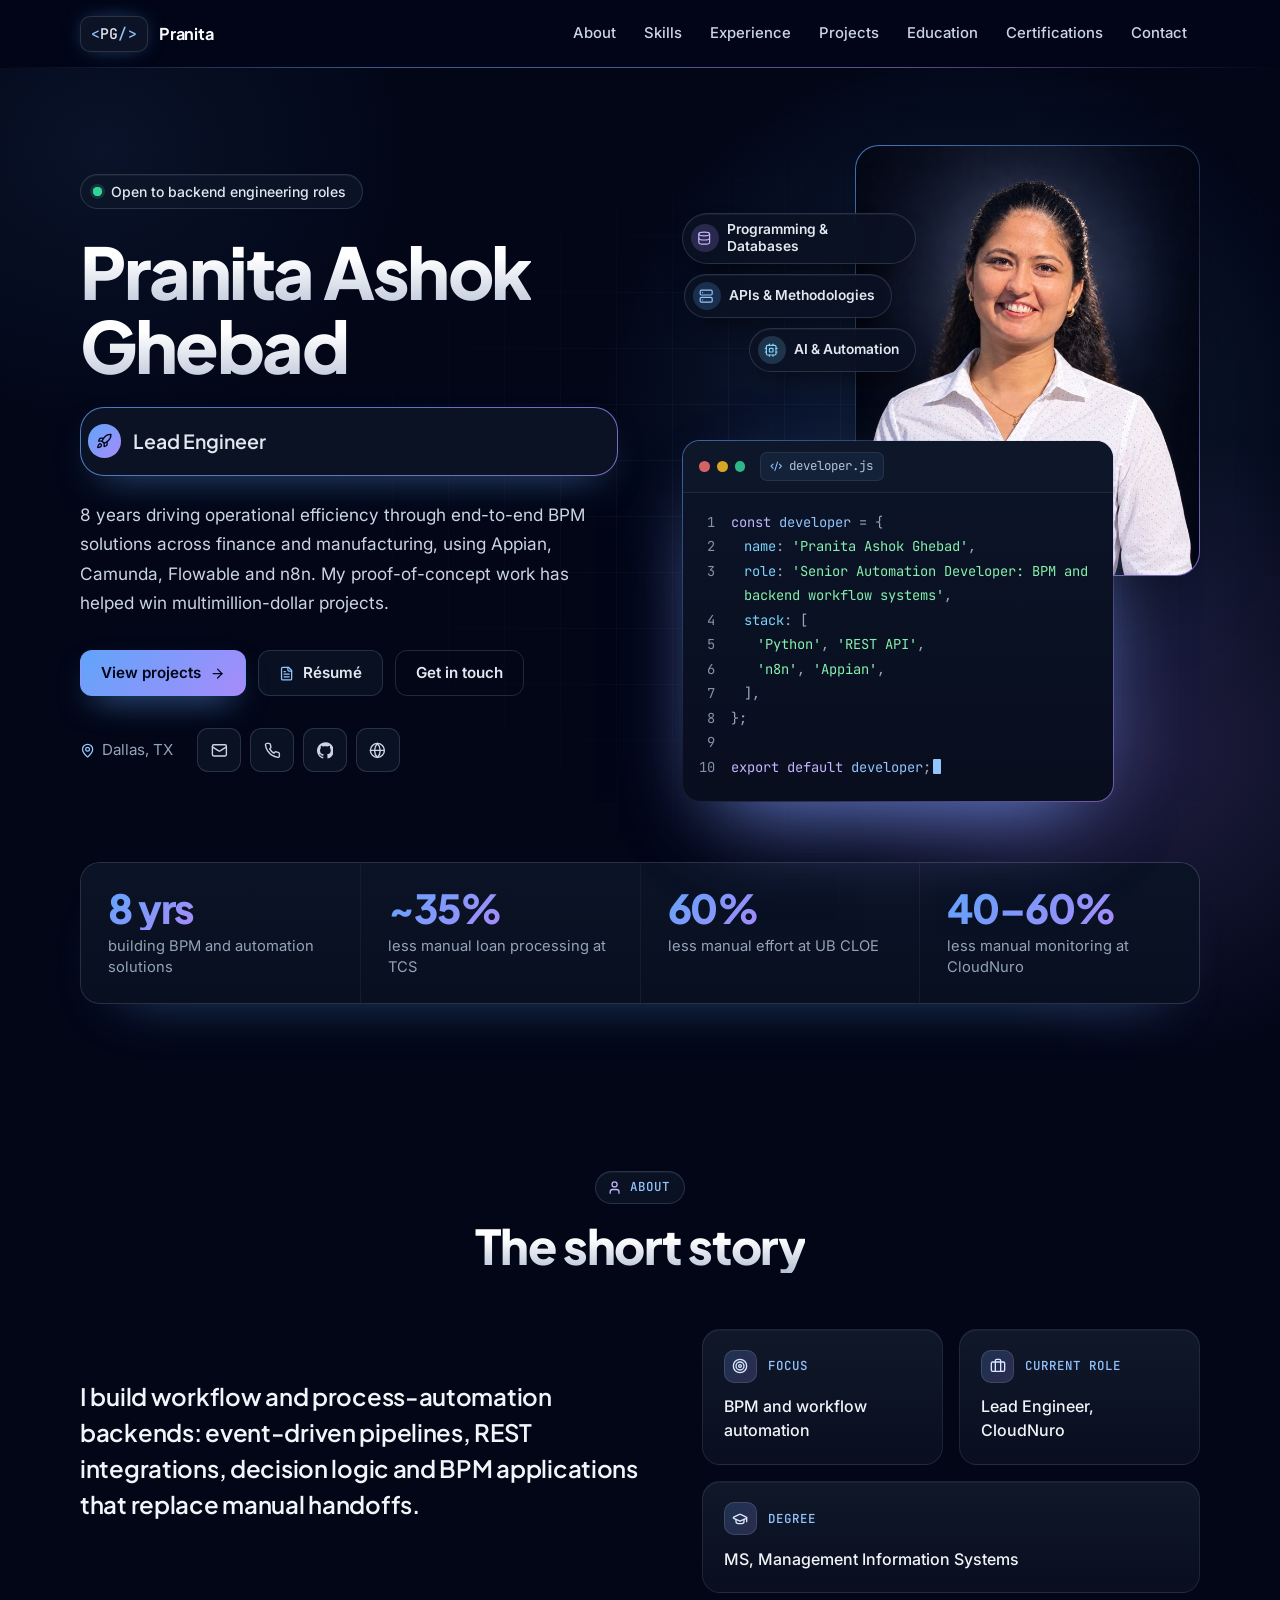
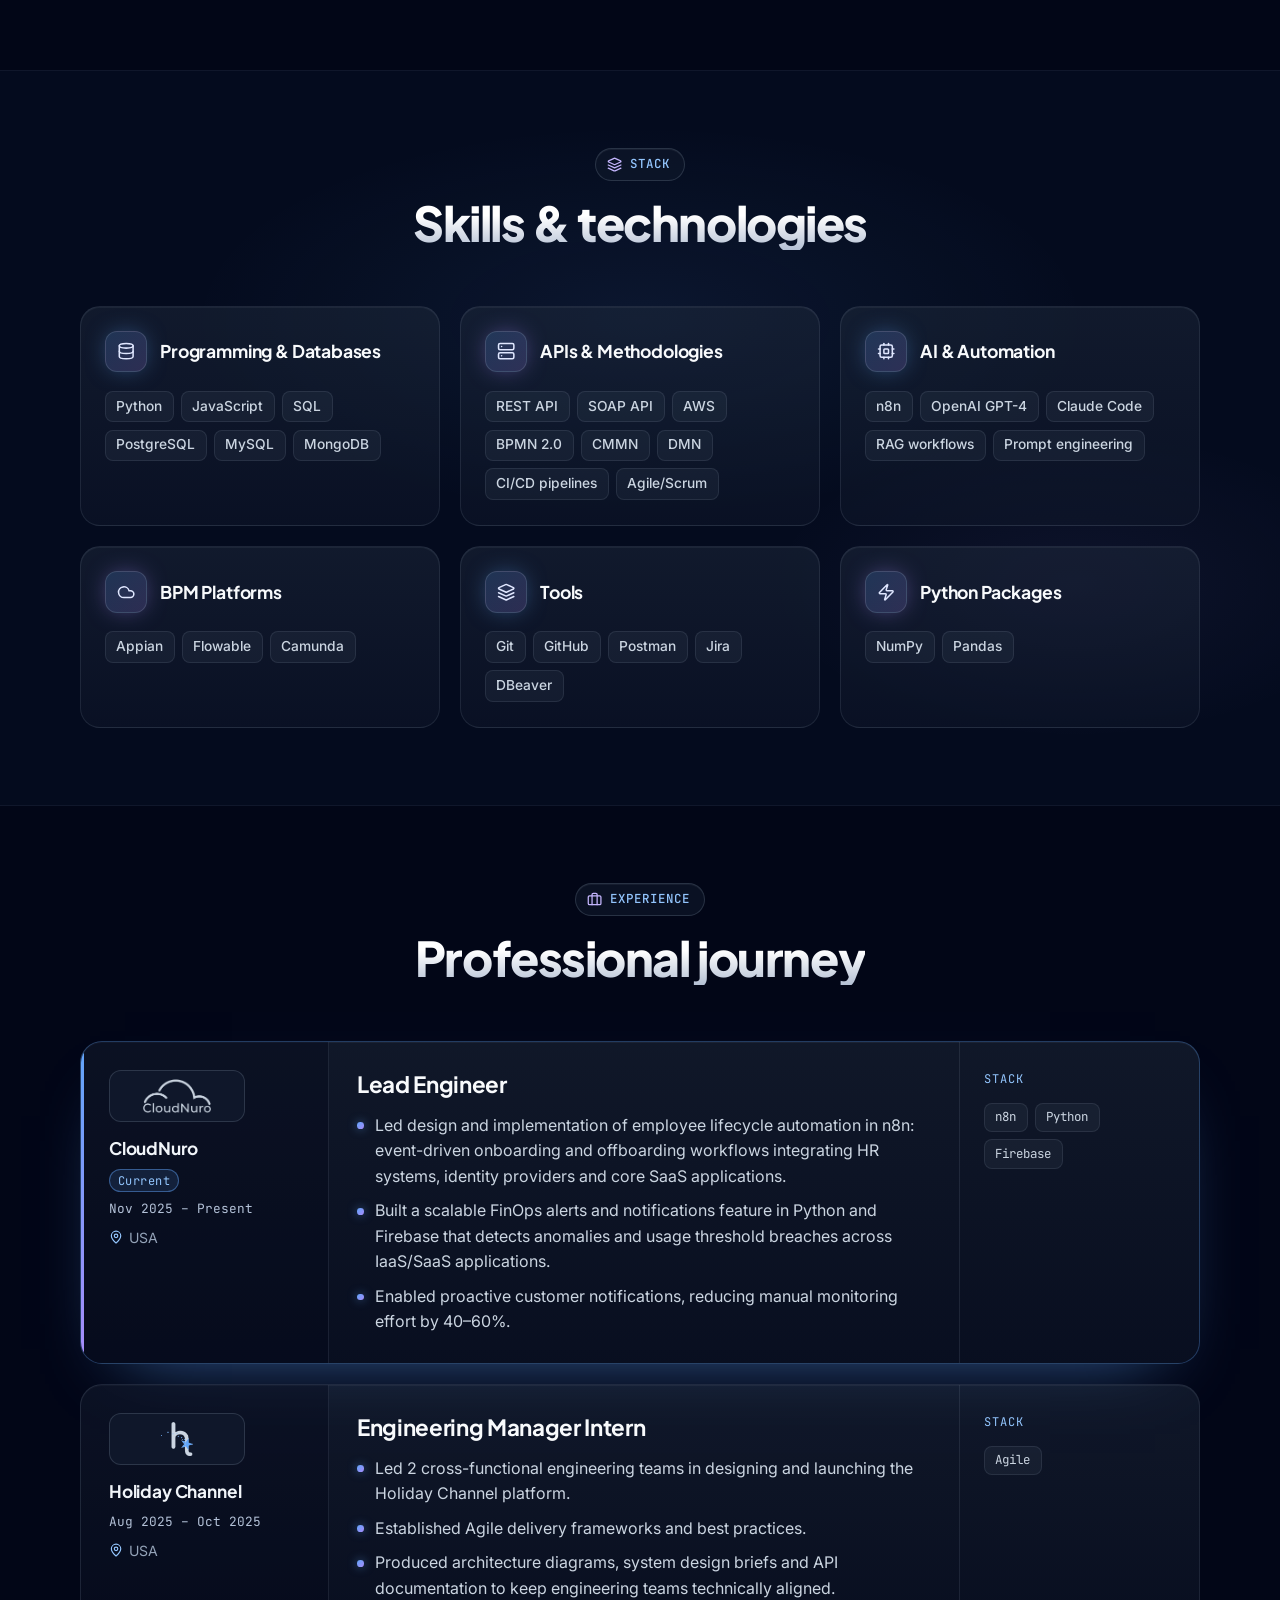
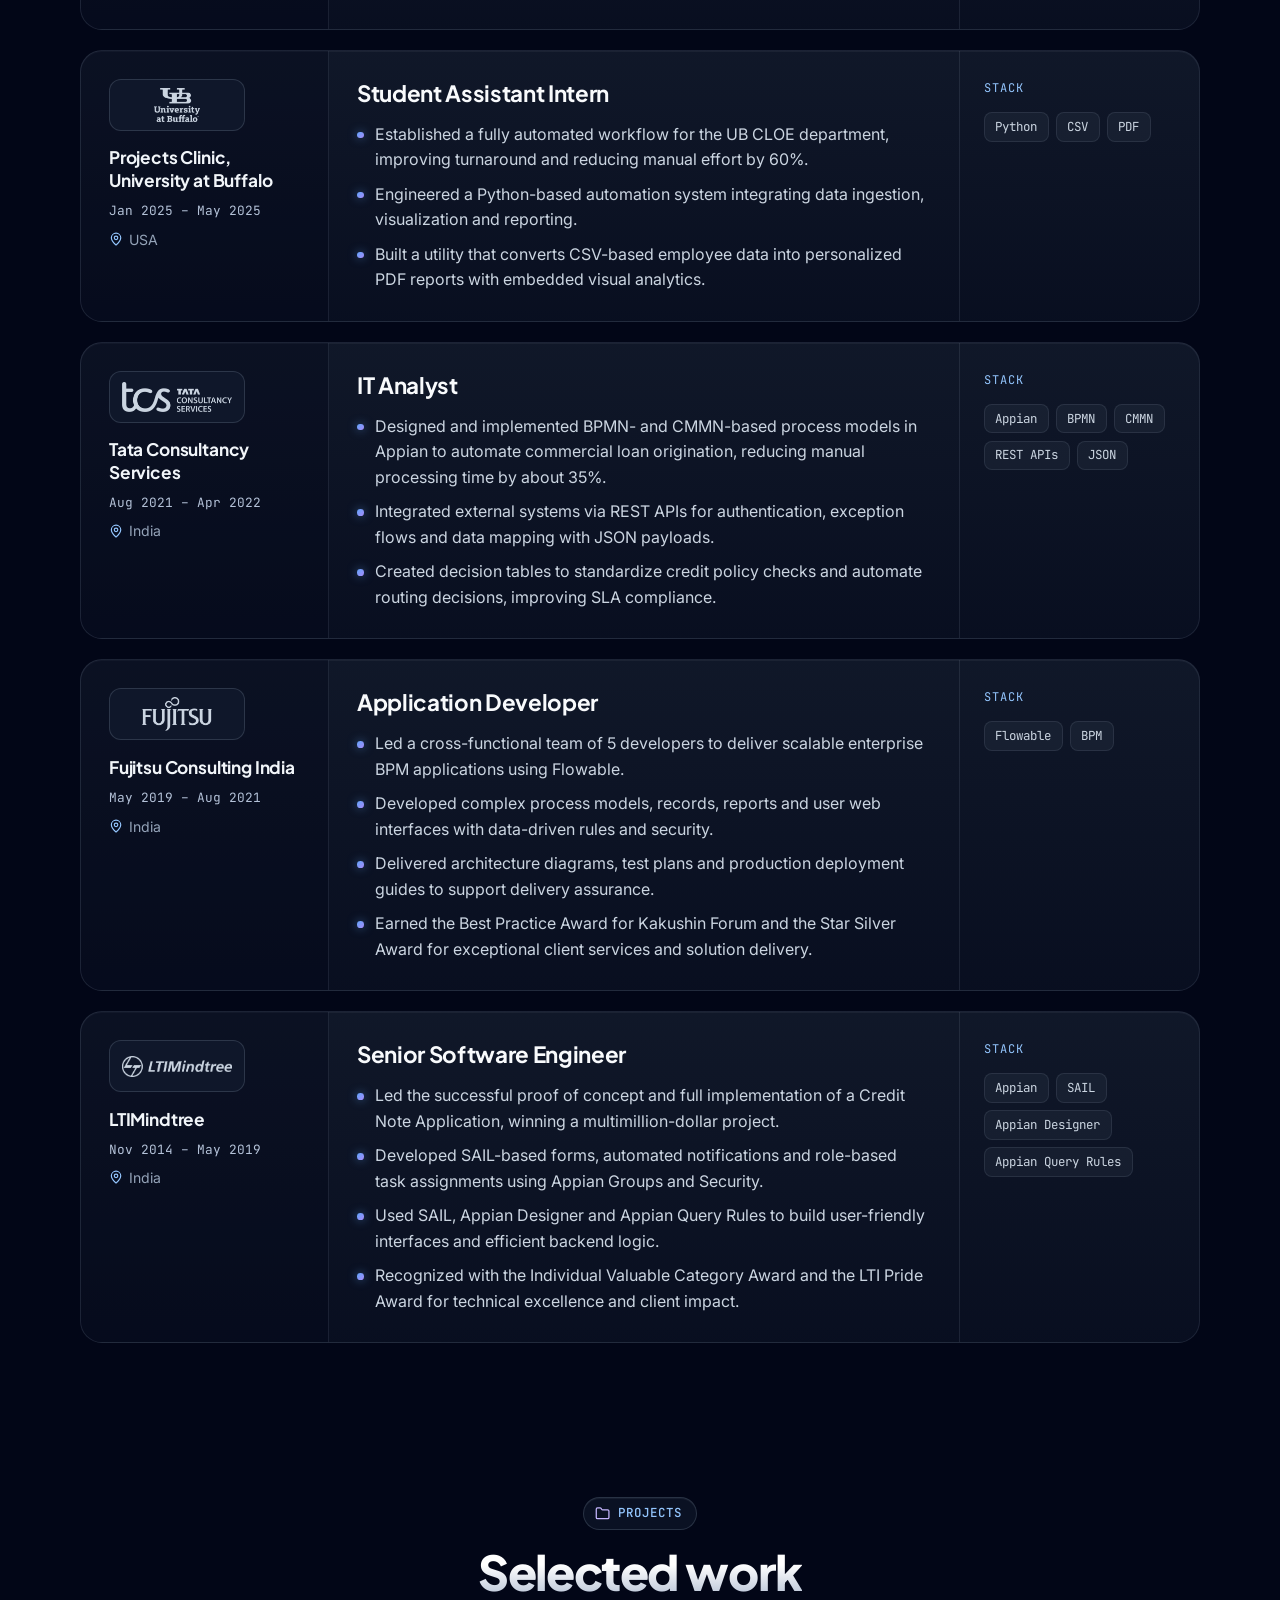
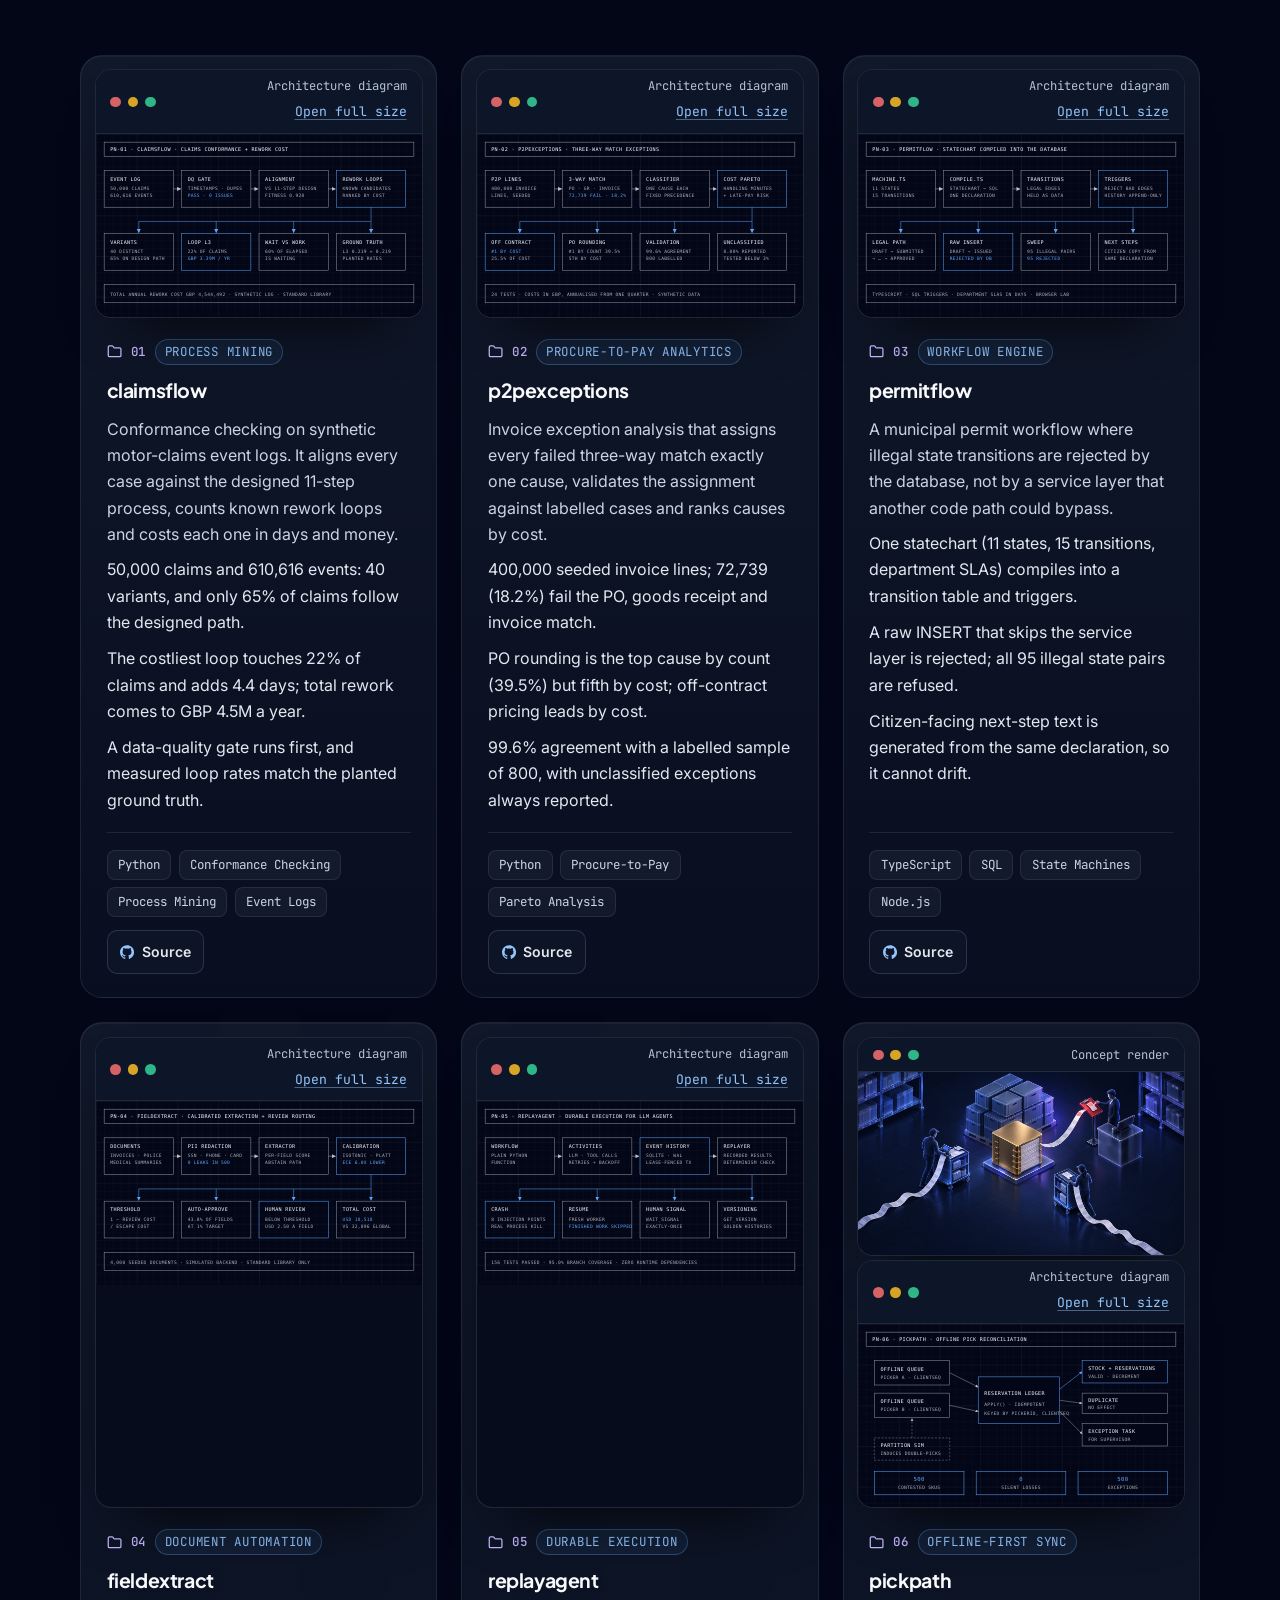
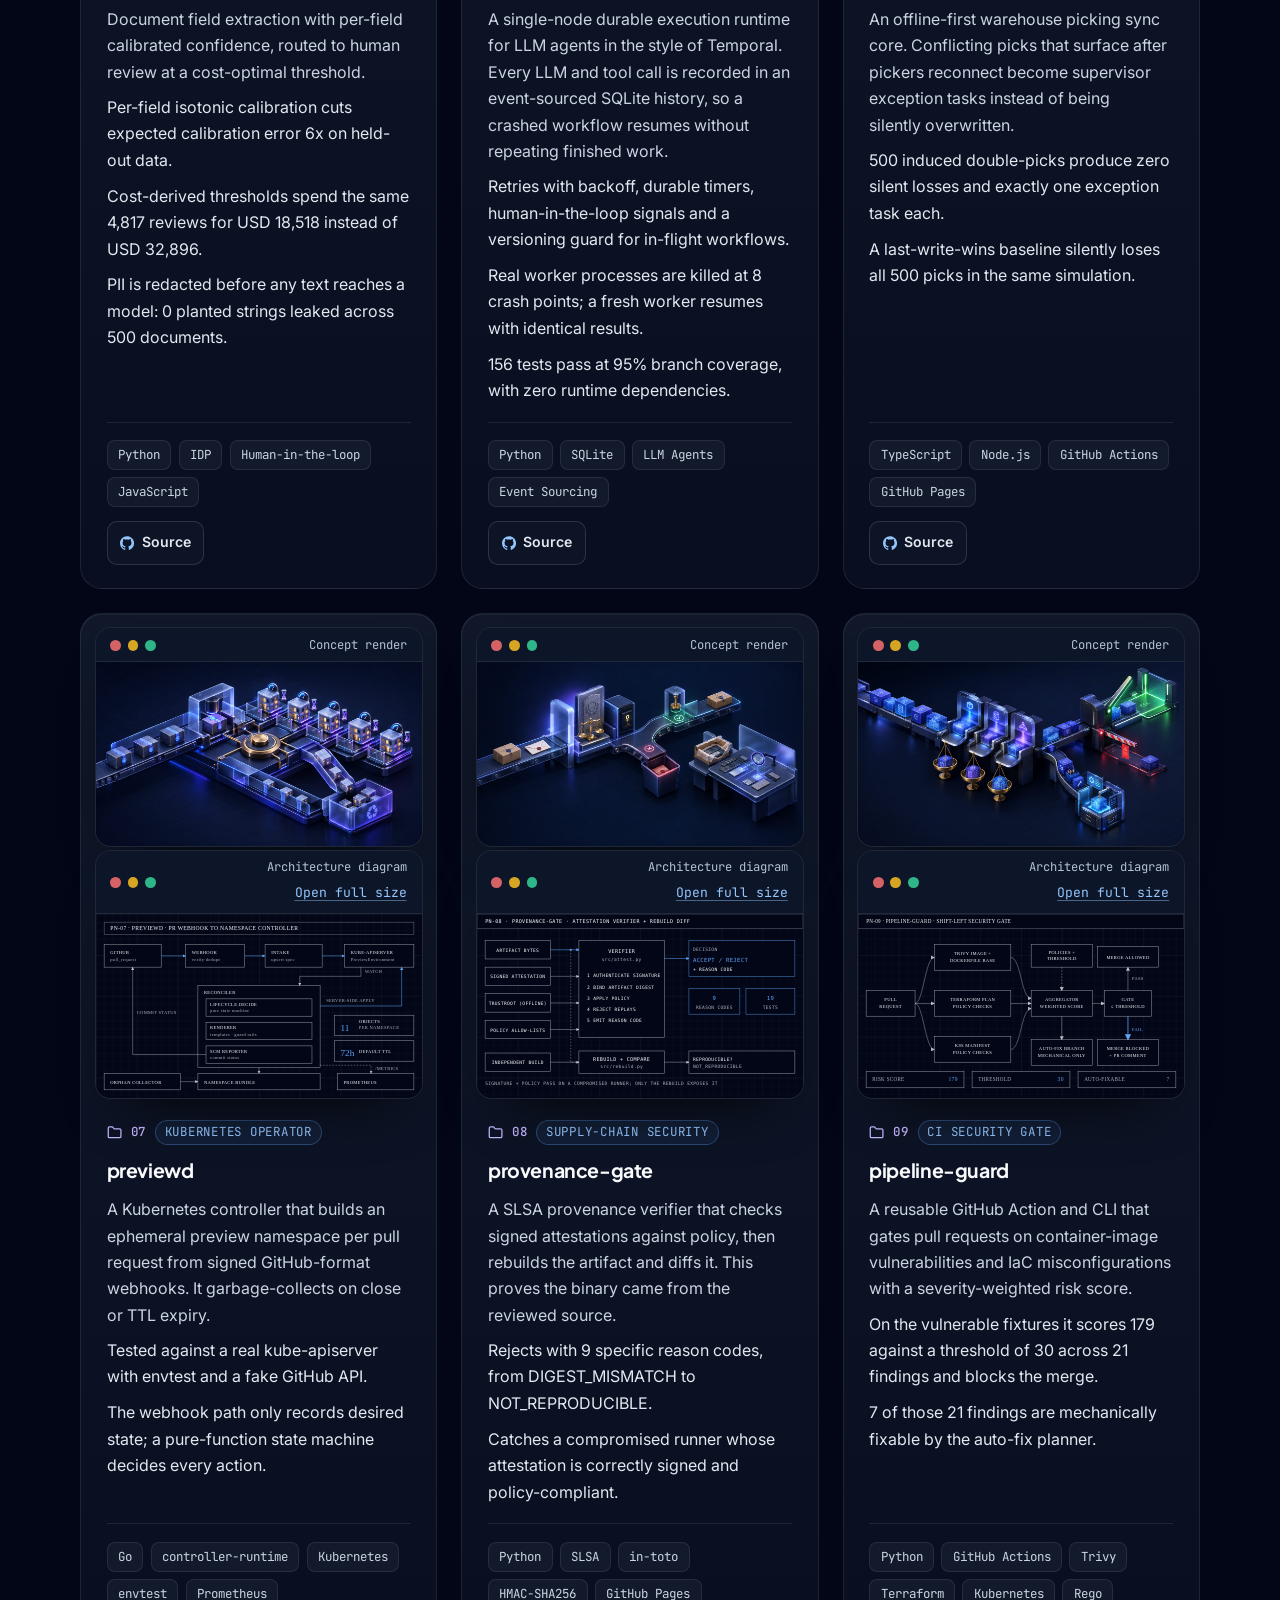
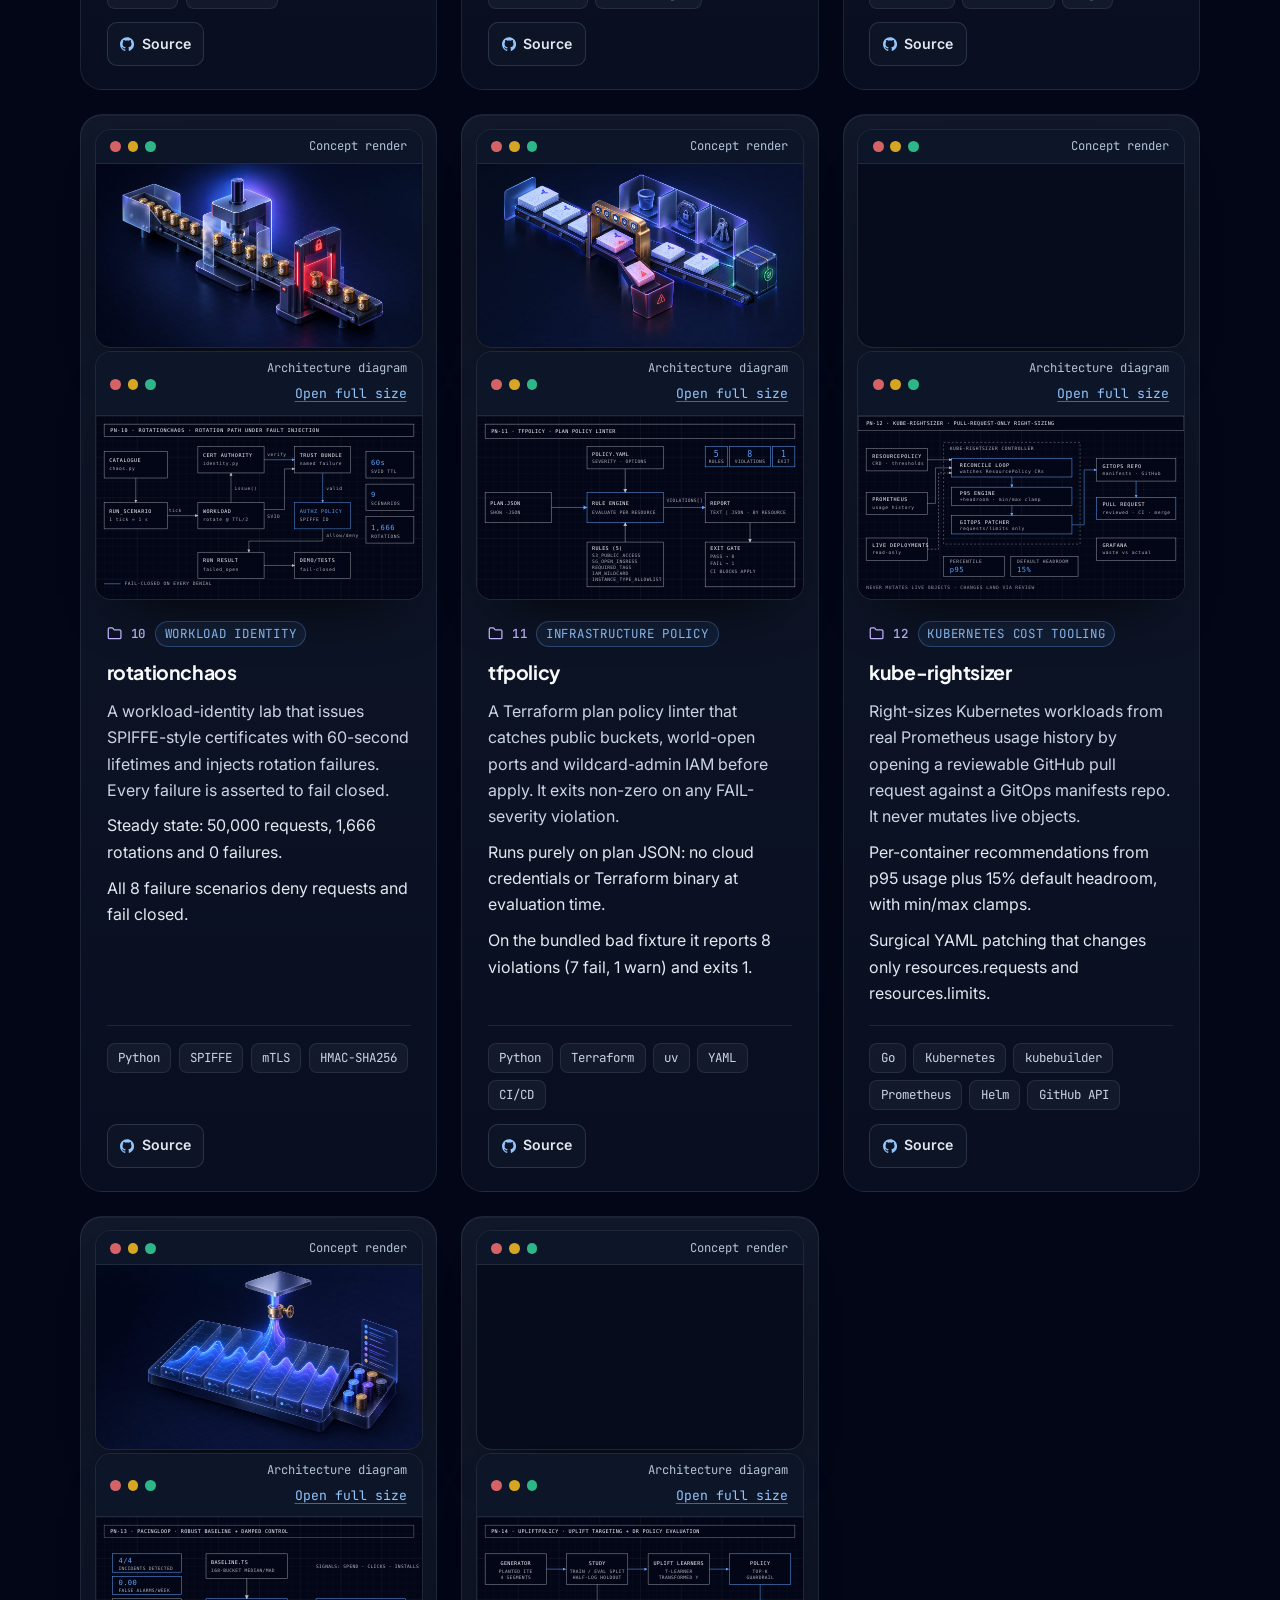
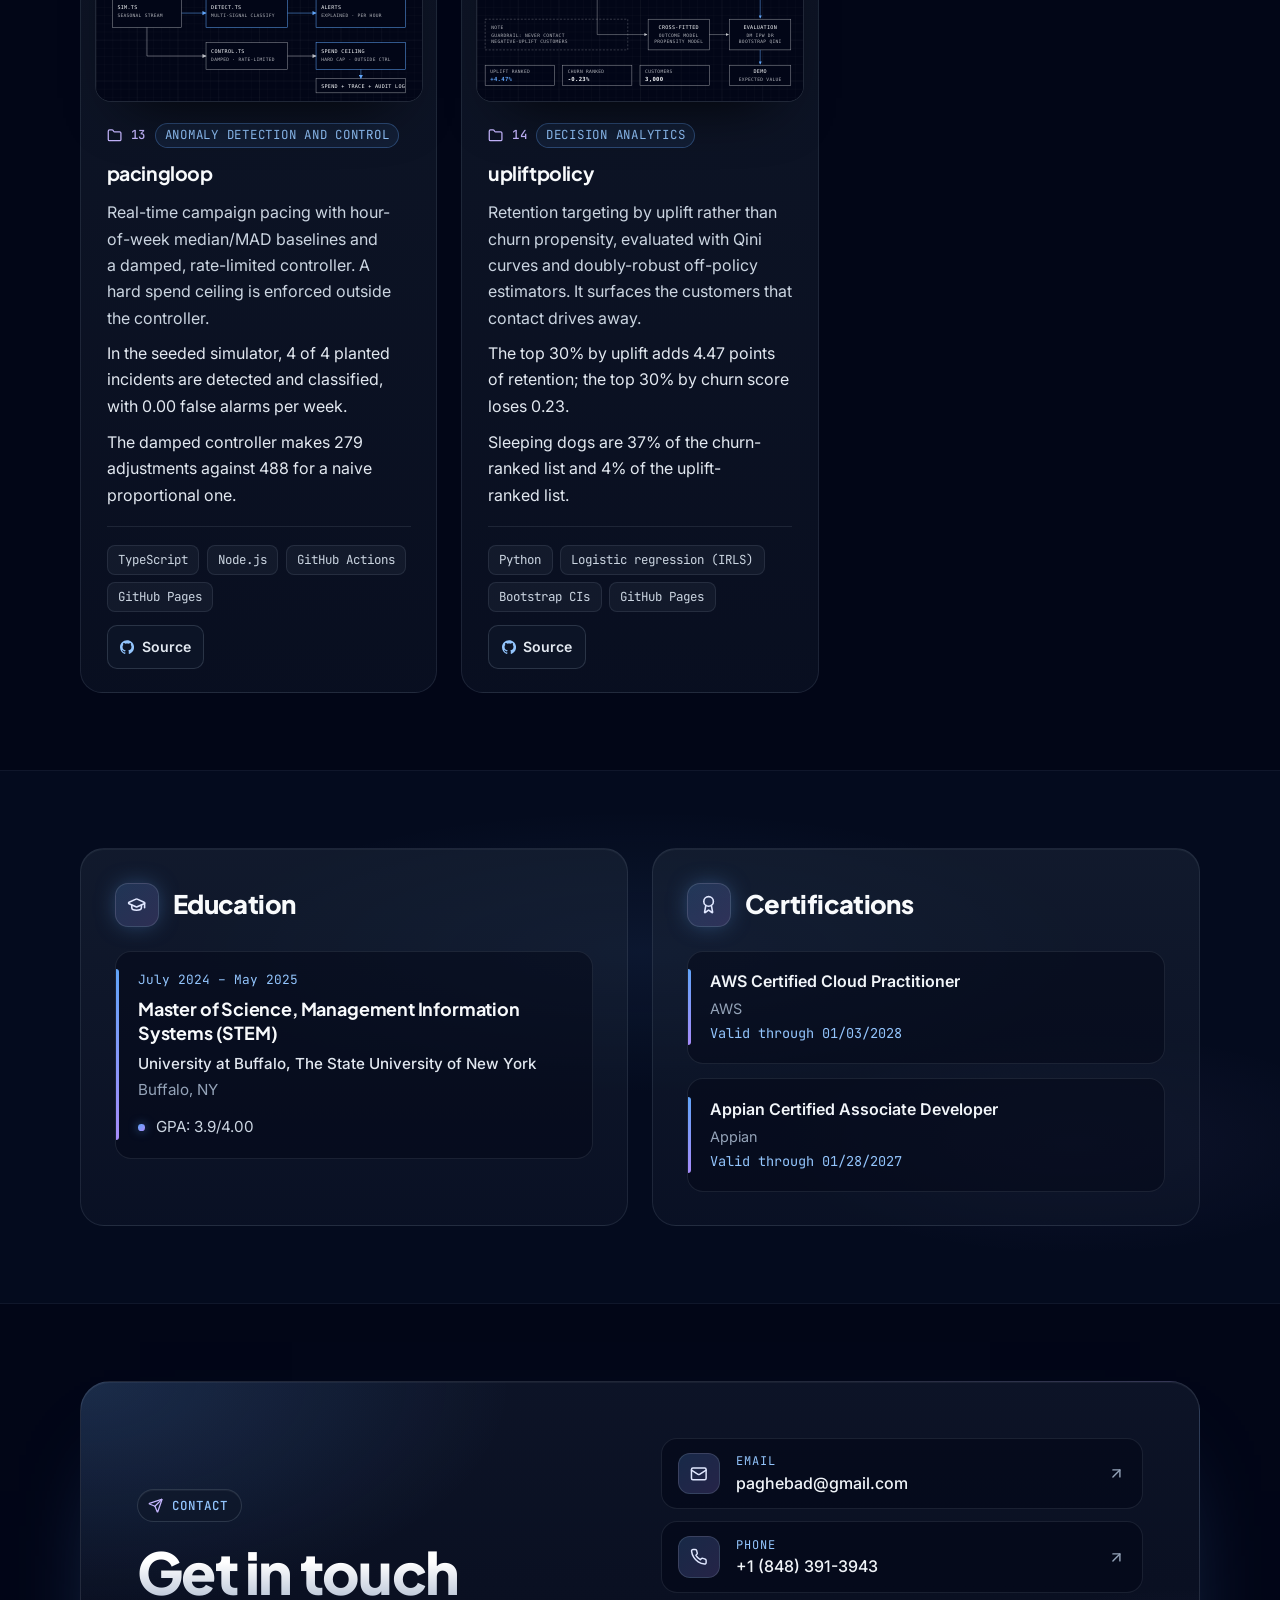
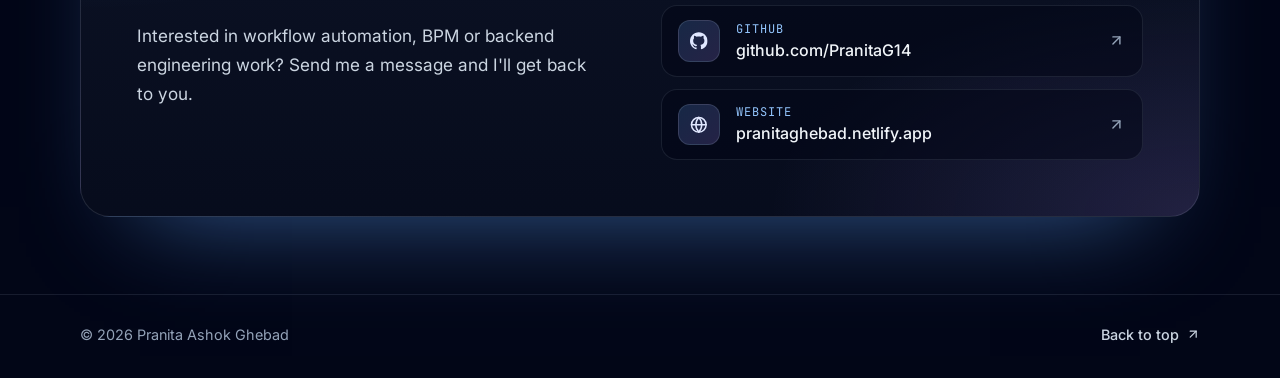
<file: index.html>
<!doctype html>
<html lang="en" data-kit-template="sleek-modern" data-kit-featured-layout="split">
  <head>
    <meta charset="utf-8" />
    <meta name="viewport" content="width=device-width, initial-scale=1" />
    <meta name="theme-color" content="#020617" />
    
    
    <link rel="stylesheet" href="assets/kit/kit.css" />
    <link rel="preconnect" href="https://fonts.googleapis.com/" />
    <link rel="preconnect" href="https://fonts.gstatic.com/" crossorigin />
    <link
      rel="stylesheet"
      href="https://fonts.googleapis.com/css2?family=Plus+Jakarta+Sans:wght@500;600;700;800&amp;family=Inter:wght@400;500;600&amp;family=JetBrains+Mono:wght@400;500&amp;display=swap"
    />
    <link rel="stylesheet" href="assets/css/styles.css" />
<link rel="stylesheet" href="assets/css/polish.css">
    <link rel="stylesheet" href="assets/css/print.css" media="print" />
    <script type="module" src="assets/kit/kit.js"></script>
    <script defer src="assets/js/main.js"></script>
  
<title>Pranita Ashok Ghebad | Senior Automation Developer</title>
<meta name="description" content="Senior Automation Developer with 8 years building BPM and workflow automation across finance and manufacturing, using Appian, Flowable, Camunda and n8n.">
<meta name="author" content="Pranita Ashok Ghebad">
<link rel="canonical" href="https://pranitag14.github.io/">
<meta property="og:type" content="profile">
<meta property="og:title" content="Pranita Ashok Ghebad | Senior Automation Developer">
<meta property="og:description" content="Senior Automation Developer with 8 years building BPM and workflow automation across finance and manufacturing, using Appian, Flowable, Camunda and n8n.">
<meta property="og:url" content="https://pranitag14.github.io/">
<meta property="og:image" content="https://pranitag14.github.io/assets/images/social-card.png">
<meta property="og:image:width" content="1200">
<meta property="og:image:height" content="630">
<meta name="twitter:card" content="summary_large_image">
<meta name="twitter:title" content="Pranita Ashok Ghebad | Senior Automation Developer">
<meta name="twitter:description" content="Senior Automation Developer with 8 years building BPM and workflow automation across finance and manufacturing, using Appian, Flowable, Camunda and n8n.">
<meta name="twitter:image" content="https://pranitag14.github.io/assets/images/social-card.png">
<link rel="icon" href="favicon.svg" type="image/svg+xml">
<link rel="apple-touch-icon" href="apple-touch-icon.png">
<script type="application/ld+json">{"@context":"https://schema.org","@type":"Person","name":"Pranita Ashok Ghebad","jobTitle":"Senior Automation Developer: BPM and backend workflow systems","url":"https://pranitag14.github.io/","image":"https://pranitag14.github.io/assets/images/pranita-ghebad.jpg","email":"paghebad@gmail.com","sameAs":["https://github.com/PranitaG14"]}</script>
</head>
  <body>
    <a class="skip" href="#top">Skip to content</a>

    <!-- The bar: the initials as a code tag and the first name, the sections, and the menu
         button when the sections don't fit on one row. A blue-to-violet hairline runs under it -->
    <header class="bar" id="bar">
      <div class="bar-in">
        <a class="brand" href="#top">
          <span class="brand-tag" aria-hidden="true"
            ><span class="brand-angle">&lt;</span><span class="js-initials"></span
            ><span class="brand-angle">/&gt;</span></span
          >
          <span class="brand-name js-first" aria-hidden="true"></span>
          <span class="sr-only" data-kit-text="hero.name"></span>
        </a>
        <nav class="bar-nav" aria-label="Sections">
          <ul class="menu" id="menu" data-kit="nav"></ul>
        </nav>
        <button
          class="menu-btn"
          type="button"
          aria-expanded="false"
          aria-controls="menu"
          aria-label="Menu"
        >
          <span data-kit="icon" data-icon="menu"></span>
        </button>
      </div>
    </header>

    <main id="top" tabindex="-1">
      <!-- Hero, split: the introduction on the left; on the right the stage, where the portrait
           stands behind the developer.js code window (name, role and the first skills) and the
           skill groups float as badges. Without a portrait the window holds the stage alone.
           The readouts run under both as one glass strip -->
      <section id="hero" class="hero" data-kit-section="hero" aria-label="Introduction">
        <div class="hero-bg" aria-hidden="true"></div>
        <div class="wrap hero-grid">
          <div class="hero-copy">
            <p class="status js-status">
              <span class="status-dot" aria-hidden="true"></span>
              <span data-kit-text="contact.availability"></span>
            </p>
            <h1 class="name js-name" data-kit-text="hero.name"></h1>
            <p class="role-badge js-badge">
              <span class="role-badge-icon"><span data-kit="icon" data-icon="rocket"></span></span>
              <span class="role-badge-text js-rotor" data-kit-text="hero.title"></span>
            </p>
            <p class="summary" data-kit-text="hero.summary"></p>
            <div class="ctas" data-kit="ctas"></div>
            <div class="hero-meta js-meta">
              <p class="where js-where">
                <span data-kit="icon" data-icon="map-pin"></span>
                <span data-kit-text="hero.location"></span>
              </p>
              <div class="socials" data-kit="social"></div>
            </div>
          </div>

          <div class="stage js-stage">
            <div class="portrait js-portrait">
              <figure class="portrait-card" data-kit="hero-photo"></figure>
            </div>
            <div class="code js-code" aria-hidden="true">
              <div class="code-win">
                <div class="code-bar">
                  <span class="dots"><i></i><i></i><i></i></span>
                  <span class="code-file">
                    <span data-kit="icon" data-icon="code"></span>
                    developer.js
                  </span>
                </div>
                <ol class="code-body js-code-body"></ol>
              </div>
            </div>
            <ul class="badges js-badges" aria-label="Areas of work"></ul>
          </div>
        </div>
        <div class="wrap readouts-wrap js-readouts">
          <div class="readouts" data-kit="readouts"></div>
        </div>
      </section>

      <!-- About: the story with its first paragraph as the lede, beside the facts as glass tiles,
           each with its own icon -->
      <section id="about" class="sec about" data-kit-section="about" data-kit-label="About">
        <div class="wrap">
          <header class="head">
            <p class="eyebrow"><span data-kit="icon" data-icon="user"></span>About</p>
            <h2 class="h2">The short story</h2>
          </header>
          <div class="about-grid js-about">
            <div class="story js-story" data-kit-list="paragraphs">
              <template>
                <p class="story-p"></p>
              </template>
            </div>
            <dl class="facts js-facts" data-kit-list="highlights">
              <template>
                <div class="fact">
                  <dt class="fact-label">
                    <span class="fact-icon js-fact-icon" aria-hidden="true"></span>
                    <span data-kit-field="label"></span>
                  </dt>
                  <dd class="fact-value" data-kit-field="value"></dd>
                </div>
              </template>
            </dl>
          </div>
        </div>
      </section>

      <!-- Skills: one glass card per group on a lifted band, its icon lit by the glow; the grid
           closes its last row for any count -->
      <section id="skills" class="sec band stack" data-kit-section="skills" data-kit-label="Skills">
        <div class="wrap">
          <header class="head">
            <p class="eyebrow"><span data-kit="icon" data-icon="layers"></span>Stack</p>
            <h2 class="h2">Skills &amp; technologies</h2>
          </header>
          <div class="groups" data-kit-list="groups">
            <template>
              <article class="group">
                <div class="group-top">
                  <span class="group-icon js-group-icon" aria-hidden="true"></span>
                  <h3 class="group-name" data-kit-field="name"></h3>
                </div>
                <ul class="chips" data-kit-each="items">
                  <li></li>
                </ul>
              </article>
            </template>
          </div>
        </div>
      </section>

      <!-- Experience: one wide glass row per role in three zones: who and when (logo, company,
           dates, place, earlier titles), what (title, summary, results) and the stack -->
      <section
        id="experience"
        class="sec exp"
        data-kit-section="experience"
        data-kit-label="Experience"
      >
        <div class="wrap">
          <header class="head">
            <p class="eyebrow"><span data-kit="icon" data-icon="briefcase"></span>Experience</p>
            <h2 class="h2">Professional journey</h2>
          </header>
          <ol class="roles" data-kit-list="roles">
            <template>
              <li class="role">
                <div class="role-meta">
                  <div class="role-mark">
                    <div class="role-logo" data-kit="role-logo"></div>
                    <span class="role-mono js-mono" aria-hidden="true"></span>
                  </div>
                  <p class="role-org">
                    <a class="role-company" data-kit-field="company" data-kit-href="companyUrl"></a>
                  </p>
                  <p class="role-when">
                    <span class="role-now js-now">Current</span>
                    <span class="role-dates" data-kit="role-dates"></span>
                  </p>
                  <p class="role-where js-role-where">
                    <span data-kit="icon" data-icon="map-pin"></span>
                    <span data-kit-field="location"></span>
                  </p>
                  <div class="role-earlier js-earlier">
                    <p class="earlier-label">Earlier at this company</p>
                    <div class="earlier-list" data-kit="role-earlier"></div>
                  </div>
                </div>
                <div class="role-main">
                  <h3 class="role-title" data-kit-field="title"></h3>
                  <p class="role-desc" data-kit-field="description"></p>
                  <ul class="role-points" data-kit-each="highlights">
                    <li></li>
                  </ul>
                </div>
                <div class="role-stack js-role-stack">
                  <p class="stack-label">Stack</p>
                  <ul class="chips" data-kit-each="technologies">
                    <li></li>
                  </ul>
                </div>
              </li>
            </template>
          </ol>
        </div>
      </section>

      <!-- Projects: featured work as split glass cards, the picture in a window beside the story;
           the rest as cards in rows that always close -->
      <section id="projects" class="sec work" data-kit-section="projects" data-kit-label="Projects">
        <div class="wrap">
          <header class="head">
            <p class="eyebrow"><span data-kit="icon" data-icon="folder"></span>Projects</p>
            <h2 class="h2">Selected work</h2>
          </header>
          <div class="features" data-kit-list="featured">
            <template>
              <article class="feature">
                <div class="feature-media js-media">
                  <figure class="window" data-kit="project-media">
                    <span class="dots" aria-hidden="true"><i></i><i></i><i></i></span>
                  </figure>
                </div>
                <div class="feature-body">
                  <p class="kicker">
                    <span class="num js-num"></span>
                    <span class="cat" data-kit-field="category"></span>
                  </p>
                  <h3 class="feature-name" data-kit-field="name"></h3>
                  <p class="feature-desc" data-kit-field="description"></p>
                  <ul class="checks js-checks" data-kit-each="highlights">
                    <li></li>
                  </ul>
                  <div class="foot-row">
                    <ul class="chips" data-kit-each="technologies">
                      <li></li>
                    </ul>
                    <div class="links" data-kit="project-links"></div>
                  </div>
                </div>
              </article>
            </template>
          </div>
          <h3 class="more js-more">More projects</h3>
          <div class="cards" data-kit-list="projects">
            <template>
              <article class="card">
                <figure class="window" data-kit="project-media">
                  <span class="dots" aria-hidden="true"><i></i><i></i><i></i></span>
                </figure>
                <div class="card-body">
                  <p class="kicker">
                    <span class="kicker-icon" data-kit="icon" data-icon="folder"></span>
                    <span class="num js-num"></span>
                    <span class="cat" data-kit-field="category"></span>
                  </p>
                  <h3 class="card-name" data-kit-field="name"></h3>
                  <p class="card-desc" data-kit-field="description"></p>
                  <ul class="checks checks--sm" data-kit-each="highlights">
                    <li></li>
                  </ul>
                </div>
                <div class="foot-row">
                  <ul class="chips" data-kit-each="technologies">
                    <li></li>
                  </ul>
                  <div class="links" data-kit="project-links"></div>
                </div>
              </article>
            </template>
          </div>
        </div>
      </section>

      <!-- Credentials: education and certifications as two glass panels on a lifted band;
           either one alone takes a centred column -->
      <div class="band creds js-creds">
        <div class="wrap creds-grid">
          <section
            id="education"
            class="cred"
            data-kit-section="education"
            data-kit-label="Education"
          >
            <header class="cred-head">
              <span class="cred-icon"
                ><span data-kit="icon" data-icon="graduation-cap"></span
              ></span>
              <h2 class="cred-title">Education</h2>
            </header>
            <div class="edus" data-kit-list="entries">
              <template>
                <article class="edu">
                  <p class="edu-when" data-kit="role-dates"></p>
                  <h3 class="edu-title">
                    <span data-kit-field="degree"></span><span class="edu-sep">, </span
                    ><span data-kit-field="field"></span>
                  </h3>
                  <p class="edu-inst">
                    <span class="edu-school" data-kit-field="institution"></span>
                    <span class="edu-loc" data-kit-field="location"></span>
                  </p>
                  <ul class="edu-details" data-kit-each="details">
                    <li></li>
                  </ul>
                </article>
              </template>
            </div>
          </section>

          <section
            id="certifications"
            class="cred"
            data-kit-section="certifications"
            data-kit-label="Certifications"
          >
            <header class="cred-head">
              <span class="cred-icon"><span data-kit="icon" data-icon="award"></span></span>
              <h2 class="cred-title">Certifications</h2>
            </header>
            <ul class="certs" data-kit-list="items">
              <template>
                <li class="cert">
                  <a class="cert-name" data-kit-field="name" data-kit-href="url"></a>
                  <p class="cert-meta">
                    <span class="cert-issuer" data-kit-field="issuer"></span>
                    <span class="cert-date" data-kit-field="date"></span>
                  </p>
                </li>
              </template>
            </ul>
          </section>
        </div>
      </div>

      <!-- Contact: one glass panel under the glow, the invitation on the left and every channel
           on the right -->
      <section id="contact" class="sec contact" data-kit-section="contact" data-kit-label="Contact">
        <div class="wrap">
          <div class="contact-panel">
            <div class="contact-lead">
              <p class="eyebrow eyebrow--left">
                <span data-kit="icon" data-icon="send"></span>Contact
              </p>
              <h2 class="contact-title">Get in touch</h2>
              <p class="contact-intro" data-kit-text="contact.intro"></p>
            </div>
            <ul class="channels" data-kit="contact-list"></ul>
          </div>
        </div>
      </section>
    </main>

    <footer class="foot">
      <div class="wrap foot-in">
        <p class="foot-copy" data-kit="footer"></p>
        <a class="foot-top" href="#top">
          Back to top
          <span data-kit="icon" data-icon="arrow-up-right"></span>
        </a>
      </div>
    </footer>
  </body>
</html>
</file>
<file: assets/kit/kit.css>
/*
 * SlateGit template kit v1: structural styles for what kit.js renders.
 *
 * Every colour, radius, border, shadow and font comes from the ten --kit-* tokens, which a
 * template sets in its own :root. Every selector is wrapped in :where(), so it has no
 * specificity and any rule in the template's own stylesheet overrides it.
 */

:where(:root) {
  --kit-bg: Canvas;
  --kit-ink: CanvasText;
  --kit-accent: LinkText;
  --kit-muted: GrayText;
  --kit-radius: 0.5rem;
  --kit-border: 1px solid color-mix(in srgb, currentColor 18%, transparent);
  --kit-shadow: 0 1px 3px color-mix(in srgb, CanvasText 14%, transparent);
  --kit-font-body: system-ui, sans-serif;
  --kit-font-display: var(--kit-font-body);
  --kit-font-mono: ui-monospace, monospace;
}

@media (prefers-reduced-motion: no-preference) {
  :where(html) {
    scroll-behavior: smooth;
  }
}

/* The sprite is a hidden library of <symbol>s; icons are 1em and take the text colour. */
:where(.kit-sprite) {
  position: absolute;
  width: 0;
  height: 0;
  overflow: hidden;
}

:where(.kit-icon) {
  width: 1em;
  height: 1em;
  flex: none;
  vertical-align: -0.125em;
}

/* Kit-rendered text never overflows a narrow screen, however long a name or URL is. */
:where([data-kit-text], [data-kit-field], [data-kit-each] > *, [class^='kit-'], [class*=' kit-']) {
  overflow-wrap: anywhere;
}

/* ---- lists and slots ---- */

:where(ul, ol):where([data-kit-list], [data-kit-each], [data-kit]) {
  margin: 0;
  padding: 0;
  list-style: none;
}

:where([data-kit-list][data-kit-count='0']) {
  display: none;
}

:where([data-kit-list='projects'], [data-kit-list='featured']) {
  display: grid;
  gap: 1.5rem;
}

:where([data-kit-list='projects']) {
  grid-template-columns: repeat(auto-fill, minmax(min(100%, 18rem), 1fr));
}

:where([data-kit-list='roles'], [data-kit-list='entries'], [data-kit-list='items']) {
  display: grid;
  gap: 1.5rem;
}

:where([data-kit-list='groups']) {
  display: grid;
  gap: 1.25rem;
  grid-template-columns: repeat(auto-fill, minmax(min(100%, 14rem), 1fr));
}

:where(.kit-tags) {
  display: flex;
  flex-wrap: wrap;
  gap: 0.375rem;
}

:where(.kit-tags > li) {
  padding: 0.125rem 0.5rem;
  border: var(--kit-border);
  border-radius: var(--kit-radius);
  font-family: var(--kit-font-mono);
  font-size: 0.8125em;
}

:where(.kit-meta, .kit-caption, .kit-dates, .kit-readout__label, .kit-highlight > :first-child) {
  color: var(--kit-muted);
  font-size: 0.875em;
}

:where(.kit-meta) {
  display: flex;
  flex-wrap: wrap;
  gap: 0 0.75rem;
  margin: 0.25rem 0;
  font-family: var(--kit-font-mono);
}

/* ---- hero ---- */

:where([data-kit='hero-photo']) {
  margin: 0;
}

:where([data-kit='hero-photo'] img) {
  display: block;
  width: 100%;
  height: auto;
  aspect-ratio: 4 / 5;
  object-fit: cover;
  border-radius: var(--kit-radius);
  box-shadow: var(--kit-shadow);
}

:where([data-kit='readouts']) {
  display: grid;
  grid-template-columns: repeat(auto-fit, minmax(min(100%, 8rem), 1fr));
  gap: 1rem;
}

:where(.kit-readout) {
  display: flex;
  flex-direction: column;
  gap: 0.25rem;
}

:where(.kit-readout__value) {
  color: var(--kit-accent);
  font-family: var(--kit-font-display);
  font-size: clamp(1.5rem, 1.2rem + 1.5vw, 2.25rem);
  font-weight: 700;
  line-height: 1.1;
}

:where([data-kit='ctas'], [data-kit='social'], [data-kit='nav']) {
  display: flex;
  flex-wrap: wrap;
  align-items: center;
  gap: 0.75rem;
}

:where(.kit-cta) {
  display: inline-flex;
  align-items: center;
  gap: 0.5em;
  padding: 0.75em 1.25em;
  border: var(--kit-border);
  border-radius: var(--kit-radius);
  color: var(--kit-ink);
  font-family: var(--kit-font-body);
  font-weight: 600;
  line-height: 1.2;
  text-decoration: none;
}

:where(.kit-cta--primary) {
  border-color: transparent;
  background: var(--kit-accent);
  color: var(--kit-bg);
}

:where(.kit-social__link) {
  display: inline-flex;
  align-items: center;
  justify-content: center;
  width: 2.75rem;
  height: 2.75rem;
  border: var(--kit-border);
  border-radius: var(--kit-radius);
  color: var(--kit-ink);
}

/* the social label names the link for screen readers; the icon is what shows */
:where(.kit-social__label) {
  position: absolute;
  width: 1px;
  height: 1px;
  overflow: hidden;
  clip-path: inset(50%);
  white-space: nowrap;
}

:where(.kit-nav__link, .kit-link, .kit-contact) {
  color: inherit;
  text-decoration: none;
}

/* company and certification links set from data-kit-href */
:where(a[data-kit-href]) {
  color: inherit;
  text-decoration-color: var(--kit-accent);
  text-underline-offset: 0.2em;
}

:where(
  .kit-cta,
  .kit-social__link,
  .kit-nav__link,
  .kit-link,
  .kit-contact,
  .kit-cert a
):focus-visible {
  outline: 2px solid var(--kit-accent);
  outline-offset: 3px;
}

/* ---- experience and education ---- */

:where(.kit-role) {
  display: grid;
  grid-template-columns: 4rem minmax(0, 1fr);
  column-gap: 1rem;
}

:where(.kit-role > *) {
  grid-column: 2;
  margin: 0;
}

:where(.kit-role > [data-kit='role-logo']) {
  grid-column: 1;
  grid-row: 1 / span 9;
}

:where(.kit-role[data-kit-logo='0']) {
  grid-template-columns: minmax(0, 1fr);
}

:where(.kit-role[data-kit-logo='0'] > *) {
  grid-column: 1;
}

:where([data-kit='role-logo'] img) {
  display: block;
  width: 4rem;
  height: 4rem;
  padding: 0.375rem;
  border: var(--kit-border);
  border-radius: var(--kit-radius);
  background: var(--kit-bg);
  object-fit: contain;
}

:where(.kit-role h3, .kit-entry h3, .kit-project h3, .kit-group h3) {
  margin: 0;
  font-family: var(--kit-font-display);
  line-height: 1.25;
}

:where(.kit-role [data-kit-each='highlights'], .kit-project [data-kit-each='highlights']) {
  margin: 0.5rem 0;
  padding-inline-start: 1.25em;
  list-style: disc;
}

:where(.kit-role > .kit-tags, .kit-project > .kit-tags) {
  margin-block: 0.5rem;
}

:where([data-kit='role-earlier']) {
  display: grid;
  gap: 0.25rem;
  margin-top: 0.5rem;
  padding-inline-start: 0.75rem;
  border-inline-start: var(--kit-border);
}

:where(.kit-earlier) {
  display: flex;
  flex-wrap: wrap;
  gap: 0 0.75rem;
}

:where(.kit-entry > *, .kit-group > *) {
  margin: 0 0 0.25rem;
}

/* ---- projects ---- */

:where(.kit-project) {
  display: flex;
  flex-direction: column;
  gap: 0.5rem;
  overflow: hidden;
  padding-bottom: 1rem;
  border: var(--kit-border);
  border-radius: var(--kit-radius);
  box-shadow: var(--kit-shadow);
}

:where(.kit-project > :not([data-kit='project-media'])) {
  margin: 0;
  padding-inline: 1rem;
}

:where([data-kit='project-media']) {
  margin: 0;
}

:where([data-kit='project-media'] img) {
  display: block;
  width: 100%;
  height: auto;
  aspect-ratio: 16 / 9;
  object-fit: cover;
}

/* a schematic is a diagram: show all of it */
:where(.kit-media--schematic img) {
  object-fit: contain;
  background: var(--kit-bg);
}

:where([data-kit='project-media'] .kit-caption) {
  display: block;
  padding: 0.375rem 1rem 0;
}

:where([data-kit='project-links']) {
  display: flex;
  flex-wrap: wrap;
  gap: 1rem;
  margin-top: auto;
}

:where(.kit-link, .kit-contact) {
  display: inline-flex;
  align-items: center;
  gap: 0.5em;
}

:where(.kit-project > [data-kit-field='category']) {
  color: var(--kit-accent);
  font-family: var(--kit-font-mono);
  font-size: 0.8125em;
  text-transform: uppercase;
  letter-spacing: 0.06em;
}

@media (min-width: 48rem) {
  :where(.kit-project--featured.kit-project--split) {
    display: grid;
    grid-template-columns: minmax(0, 1.25fr) minmax(0, 1fr);
    align-content: start;
    column-gap: 1.5rem;
    padding-bottom: 1.5rem;
  }

  :where(.kit-project--split > [data-kit='project-media']) {
    grid-row: 1 / span 9;
  }

  :where(.kit-project--split > :not([data-kit='project-media'])) {
    grid-column: 2;
    padding-inline: 0 1.5rem;
  }

  :where(.kit-project--split > :nth-child(2)) {
    padding-top: 1.5rem;
  }
}

:where(.kit-project--featured.kit-project--stack [data-kit='project-media'] img) {
  aspect-ratio: 21 / 9;
}

/* ---- contact ---- */

:where([data-kit='contact-list']) {
  display: grid;
  gap: 0.75rem;
}

:where(.kit-cert) {
  display: flex;
  flex-wrap: wrap;
  gap: 0 0.75rem;
}

:where(.kit-cert > :not(a)) {
  color: var(--kit-muted);
}

/* Motion is the template's business, but never when the visitor asked for less of it. Transitions are
   off outright (0s duration and delay): a 0.01ms one is still a live transition, so a style a template
   sets and then measures (its hero name's fit) reads back the old value, and the fit flips on resize. */
@media (prefers-reduced-motion: reduce) {
  :where(*, *::before, *::after) {
    animation-duration: 0.01ms !important;
    animation-iteration-count: 1 !important;
    transition-duration: 0s !important;
    transition-delay: 0s !important;
    scroll-behavior: auto !important;
  }
}
</file>
<file: assets/css/styles.css>
/* Sleek Modern on the template kit.
 *
 * A midnight page (#020617) lit by one blue-to-violet glow. Surfaces are frosted glass with
 * hairline edges; headings are Plus Jakarta Sans set heavy in a silver gradient, body copy is
 * Inter, and JetBrains Mono carries the code window, the labels and the stacks. The hero is split:
 * the introduction on the left, and on the right a stage where the portrait stands behind the
 * developer.js window. Motion runs only under html.motion-ok, which the script sets when the
 * visitor has not asked for reduced motion.
 */

:root {
  --kit-bg: #020617;
  --kit-ink: #f8fafc;
  --kit-accent: #60a5fa;
  --kit-muted: #94a3b8;
  --kit-radius: 14px;
  --kit-border: 1px solid rgba(148, 163, 184, 0.16);
  --kit-shadow: 0 24px 60px -28px rgba(0, 0, 0, 0.8);
  --kit-font-display: 'Plus Jakarta Sans', 'Inter', ui-sans-serif, system-ui, sans-serif;
  --kit-font-body: 'Inter', ui-sans-serif, system-ui, -apple-system, 'Segoe UI', sans-serif;
  --kit-font-mono: 'JetBrains Mono', ui-monospace, 'SFMono-Regular', Menlo, monospace;

  --blue: #60a5fa;
  --violet: #a78bfa;
  --sky: #7dd3fc;
  --ink-2: #cbd5e1;
  --ink-3: #e2e8f0;
  --muted: #94a3b8;
  /* the dimmest text colour that still passes AA on the darkest panel (line numbers, captions) */
  --dim: #8392ab;
  --blue-ink: #93c5fd;
  --violet-ink: #c4b5fd;
  --line: rgba(148, 163, 184, 0.14);
  --line-2: rgba(148, 163, 184, 0.22);
  --panel: #0a1122;
  --glass: linear-gradient(180deg, rgba(30, 41, 59, 0.5) 0%, rgba(15, 23, 42, 0.5) 100%);
  --glass-edge: inset 0 1px 0 rgba(255, 255, 255, 0.05);
  --grad: linear-gradient(135deg, #60a5fa 0%, #a78bfa 100%);
  --grad-soft: linear-gradient(135deg, rgba(96, 165, 250, 0.2) 0%, rgba(167, 139, 250, 0.2) 100%);
  --silver: linear-gradient(180deg, #ffffff 0%, #ffffff 35%, #b4c0d4 100%);
  --wrap: 75rem;
  --gutter: clamp(1.25rem, 4vw, 2.5rem);
  --bar-h: 4.25rem;
  --sec-pad: clamp(4rem, 8vw, 6.5rem);
}

*,
*::before,
*::after {
  box-sizing: border-box;
}

html {
  background: var(--kit-bg);
  scroll-padding-top: calc(var(--bar-h) + 1rem);
  -webkit-text-size-adjust: 100%;
}

body {
  margin: 0;
  background: var(--kit-bg);
  color: var(--kit-ink);
  font-family: var(--kit-font-body);
  font-size: 1rem;
  line-height: 1.6;
  -webkit-font-smoothing: antialiased;
  -moz-osx-font-smoothing: grayscale;
  overflow-x: clip;
}

::selection {
  background: rgba(96, 165, 250, 0.32);
  color: #fff;
}

img,
svg {
  display: block;
  max-width: 100%;
}

.kit-icon {
  display: inline-block;
}

h1,
h2,
h3,
p,
dl,
dd,
figure {
  margin: 0;
}

a {
  color: inherit;
}

:focus-visible {
  outline: 2px solid var(--blue);
  outline-offset: 3px;
  border-radius: 6px;
}

main:focus {
  outline: none;
}

.sr-only {
  position: absolute;
  width: 1px;
  height: 1px;
  overflow: hidden;
  clip-path: inset(50%);
  white-space: nowrap;
}

.skip {
  position: absolute;
  left: 1rem;
  top: -4rem;
  z-index: 100;
  padding: 0.6rem 1rem;
  border-radius: 10px;
  background: #f8fafc;
  color: #020617;
  font-weight: 600;
  text-decoration: none;
}

.skip:focus {
  top: 1rem;
}

.wrap {
  width: 100%;
  max-width: var(--wrap);
  margin-inline: auto;
  padding-inline: var(--gutter);
}

/* ------------------------------------------------------------------ the bar */

.bar {
  position: sticky;
  top: 0;
  z-index: 50;
  background: rgba(2, 6, 23, 0.78);
  -webkit-backdrop-filter: blur(14px) saturate(140%);
  backdrop-filter: blur(14px) saturate(140%);
}

.bar::after {
  content: '';
  position: absolute;
  inset: auto 0 0;
  height: 1px;
  background: linear-gradient(
    90deg,
    transparent 0%,
    rgba(96, 165, 250, 0.55) 30%,
    rgba(167, 139, 250, 0.55) 70%,
    transparent 100%
  );
}

.bar-in {
  position: relative;
  display: flex;
  align-items: center;
  gap: 1.5rem;
  max-width: var(--wrap);
  height: var(--bar-h);
  margin-inline: auto;
  padding-inline: var(--gutter);
}

.brand {
  display: inline-flex;
  align-items: center;
  gap: 0.7rem;
  min-width: 0;
  margin-right: auto;
  color: var(--kit-ink);
  text-decoration: none;
}

.brand-tag {
  display: inline-flex;
  align-items: center;
  flex: none;
  padding: 0.32rem 0.6rem;
  border: 1px solid var(--line-2);
  border-radius: 10px;
  background: rgba(15, 23, 42, 0.85);
  font-family: var(--kit-font-mono);
  font-size: 0.92rem;
  font-weight: 500;
  letter-spacing: 0.02em;
  color: var(--ink-3);
  box-shadow: 0 0 22px -8px rgba(96, 165, 250, 0.7);
}

.brand-angle {
  color: var(--blue-ink);
}

.brand-name {
  overflow: hidden;
  font-family: var(--kit-font-display);
  font-size: 1.02rem;
  font-weight: 700;
  letter-spacing: -0.01em;
  white-space: nowrap;
  text-overflow: ellipsis;
}

.bar-nav {
  flex: none;
}

.menu {
  display: flex;
  align-items: center;
  gap: 0.15rem;
  margin: 0;
  padding: 0;
  list-style: none;
}

.menu > li {
  flex: none;
}

.kit-nav__link {
  display: block;
  padding: 0.5rem 0.8rem;
  border-radius: 9px;
  color: var(--ink-2);
  font-size: 0.93rem;
  font-weight: 500;
  white-space: nowrap;
  overflow-wrap: normal;
  transition:
    background-color 0.2s ease,
    color 0.2s ease;
}

.kit-nav__link:hover {
  background: rgba(148, 163, 184, 0.1);
  color: #fff;
}

.menu-btn {
  display: none;
  align-items: center;
  justify-content: center;
  width: 2.6rem;
  height: 2.6rem;
  padding: 0;
  border: 1px solid var(--line-2);
  border-radius: 10px;
  background: rgba(15, 23, 42, 0.85);
  color: var(--ink-3);
  font-size: 1.15rem;
  cursor: pointer;
}

.bar.is-compact .menu-btn {
  display: inline-flex;
}

.bar.is-compact .bar-nav {
  position: absolute;
  top: calc(100% + 0.5rem);
  right: var(--gutter);
  left: var(--gutter);
  display: none;
  padding: 0.6rem;
  border: 1px solid var(--line-2);
  border-radius: 16px;
  background: rgba(8, 14, 29, 0.97);
  box-shadow: 0 30px 60px -20px rgba(0, 0, 0, 0.9);
}

.bar.is-compact.is-open .bar-nav {
  display: block;
}

.bar.is-compact .menu {
  flex-direction: column;
  align-items: stretch;
  gap: 0.1rem;
}

.bar.is-compact .kit-nav__link {
  padding: 0.75rem 0.9rem;
  font-size: 1rem;
}

/* ---------------------------------------------------------- shared pieces */

.eyebrow {
  display: inline-flex;
  align-items: center;
  gap: 0.5rem;
  padding: 0.35rem 0.85rem 0.35rem 0.65rem;
  border: 1px solid var(--line-2);
  border-radius: 999px;
  background: rgba(15, 23, 42, 0.7);
  color: var(--blue-ink);
  font-family: var(--kit-font-mono);
  font-size: 0.78rem;
  font-weight: 500;
  letter-spacing: 0.08em;
  text-transform: uppercase;
  box-shadow: var(--glass-edge);
}

.eyebrow .kit-icon {
  color: var(--violet-ink);
  font-size: 0.95rem;
}

.head {
  display: flex;
  flex-direction: column;
  align-items: center;
  gap: 1rem;
  margin-bottom: clamp(2.5rem, 5vw, 3.5rem);
  text-align: center;
}

.h2,
.contact-title {
  font-family: var(--kit-font-display);
  font-size: clamp(2rem, 1.4rem + 2.4vw, 3rem);
  font-weight: 800;
  line-height: 1.1;
  letter-spacing: -0.03em;
  color: var(--kit-ink);
  background: var(--silver);
  -webkit-background-clip: text;
  background-clip: text;
  -webkit-text-fill-color: transparent;
  text-wrap: balance;
}

.sec {
  position: relative;
  padding-block: var(--sec-pad);
}

/* a lifted band: one shade up from the ground, edged by hairlines, with the glow at its top */
.band {
  position: relative;
  border-block: 1px solid rgba(148, 163, 184, 0.08);
  background:
    radial-gradient(ellipse 50% 38% at 50% 34%, rgba(96, 165, 250, 0.08) 0%, transparent 70%),
    radial-gradient(ellipse 34% 30% at 84% 70%, rgba(167, 139, 250, 0.06) 0%, transparent 70%),
    #040b1e;
}

.glass {
  border: 1px solid var(--line);
  background: var(--glass);
  box-shadow: var(--glass-edge);
}

.chips {
  display: flex;
  flex-wrap: wrap;
  gap: 0.45rem;
  margin: 0;
  padding: 0;
  list-style: none;
}

.chips > li {
  padding: 0.3rem 0.65rem;
  border: 1px solid var(--line);
  border-radius: 8px;
  background: rgba(148, 163, 184, 0.07);
  color: var(--ink-2);
  font-family: var(--kit-font-mono);
  font-size: 0.78rem;
  line-height: 1.45;
}

.dots {
  display: inline-flex;
  gap: 0.42rem;
}

.dots i {
  width: 0.68rem;
  height: 0.68rem;
  border-radius: 50%;
  background: #f87171;
  opacity: 0.85;
}

.dots i:nth-child(2) {
  background: #fbbf24;
}

.dots i:nth-child(3) {
  background: #34d399;
}

/* ------------------------------------------------------------------ hero */

.hero {
  position: relative;
  overflow: clip;
  padding-block: clamp(3rem, 6vw, 5.5rem) clamp(4rem, 7vw, 6rem);
}

.hero:not(:has(.readouts)) {
  padding-bottom: clamp(2.5rem, 4vw, 3.5rem);
}

.hero-bg {
  position: absolute;
  inset: 0;
  pointer-events: none;
  background:
    radial-gradient(ellipse 42% 52% at 76% 34%, rgba(96, 165, 250, 0.2) 0%, transparent 70%),
    radial-gradient(ellipse 34% 44% at 90% 66%, rgba(167, 139, 250, 0.18) 0%, transparent 70%),
    radial-gradient(ellipse 36% 40% at 8% 8%, rgba(96, 165, 250, 0.08) 0%, transparent 70%);
}

/* the faint grid, only in the middle of the hero, fading out well before its edges */
.hero-bg::before {
  content: '';
  position: absolute;
  inset: 0;
  background-image:
    linear-gradient(rgba(148, 163, 184, 0.07) 1px, transparent 1px),
    linear-gradient(90deg, rgba(148, 163, 184, 0.07) 1px, transparent 1px);
  background-size: 56px 56px;
  -webkit-mask-image: radial-gradient(ellipse 60% 58% at 62% 42%, #000 0%, transparent 72%);
  mask-image: radial-gradient(ellipse 60% 58% at 62% 42%, #000 0%, transparent 72%);
}

.hero-grid {
  position: relative;
  display: grid;
  grid-template-columns: minmax(0, 1.04fr) minmax(0, 1fr);
  align-items: center;
  gap: clamp(2.5rem, 5vw, 4.5rem);
}

.hero-copy {
  display: flex;
  flex-direction: column;
  align-items: flex-start;
  min-width: 0;
}

.status {
  display: inline-flex;
  align-items: center;
  gap: 0.6rem;
  max-width: 100%;
  margin-bottom: 1.6rem;
  padding: 0.4rem 0.95rem 0.4rem 0.75rem;
  border: 1px solid var(--line-2);
  border-radius: 999px;
  background: rgba(15, 23, 42, 0.72);
  color: var(--ink-3);
  font-size: 0.875rem;
  font-weight: 500;
  line-height: 1.4;
  text-wrap: balance;
  box-shadow: var(--glass-edge);
}

.status-dot {
  position: relative;
  flex: none;
  width: 0.55rem;
  height: 0.55rem;
  border-radius: 50%;
  background: #34d399;
  box-shadow: 0 0 0 3px rgba(52, 211, 153, 0.18);
}

.name {
  max-width: 100%;
  font-family: var(--kit-font-display);
  font-size: clamp(2.75rem, 1.5rem + 3.7vw, 4.6rem);
  font-weight: 800;
  line-height: 1.04;
  letter-spacing: -0.035em;
  text-wrap: balance;
}

html[data-name-long='1'] .name {
  font-size: clamp(2.1rem, 1.3rem + 2.2vw, 3rem);
  line-height: 1.08;
}

/* every line of the name gets the whole silver gradient */
.name-text {
  color: var(--kit-ink);
  background: var(--silver);
  -webkit-background-clip: text;
  background-clip: text;
  -webkit-text-fill-color: transparent;
  -webkit-box-decoration-break: clone;
  box-decoration-break: clone;
}

.role-badge {
  display: inline-flex;
  align-items: center;
  gap: 0.7rem;
  max-width: 100%;
  margin-top: 1.5rem;
  padding: 0.42rem 1.1rem 0.42rem 0.42rem;
  border: 1px solid transparent;
  border-radius: 1.5rem;
  background:
    linear-gradient(#0b1224, #0b1224) padding-box,
    linear-gradient(135deg, rgba(96, 165, 250, 0.75), rgba(167, 139, 250, 0.75)) border-box;
  box-shadow: 0 16px 40px -20px rgba(96, 165, 250, 0.6);
}

.role-badge-icon {
  display: grid;
  flex: none;
  place-items: center;
  width: 2.1rem;
  height: 2.1rem;
  border-radius: 50%;
  background: var(--grad);
  color: #020617;
  font-size: 1.02rem;
}

.role-badge-text {
  min-width: 0;
  font-family: var(--kit-font-display);
  font-size: clamp(1rem, 0.92rem + 0.45vw, 1.22rem);
  font-weight: 600;
  line-height: 1.35;
  color: var(--ink-3);
  transition:
    opacity 0.22s ease,
    transform 0.22s ease;
}

.role-badge-text.is-out {
  opacity: 0;
  transform: translateY(6px);
}

.summary {
  max-width: 36rem;
  margin-top: 1.5rem;
  color: var(--ink-2);
  font-size: 1.075rem;
  line-height: 1.72;
  text-wrap: pretty;
}

.ctas {
  gap: 0.75rem;
  margin-top: 2rem;
}

.kit-cta {
  gap: 0.55rem;
  padding: 0.82rem 1.25rem;
  border: 1px solid var(--line-2);
  border-radius: 12px;
  background: rgba(15, 23, 42, 0.62);
  color: var(--ink-3);
  font-size: 0.95rem;
  font-weight: 600;
  text-decoration: none;
  transition:
    transform 0.2s ease,
    box-shadow 0.2s ease,
    border-color 0.2s ease,
    background-color 0.2s ease;
}

.kit-cta:hover {
  border-color: rgba(96, 165, 250, 0.5);
  background: rgba(30, 41, 59, 0.7);
}

.kit-cta--primary {
  border-color: transparent;
  background: var(--grad);
  color: #020617;
  box-shadow: 0 14px 34px -14px rgba(96, 165, 250, 0.75);
}

.kit-cta--primary:hover {
  background: var(--grad);
  transform: translateY(-1px);
  box-shadow: 0 18px 40px -14px rgba(167, 139, 250, 0.8);
}

.kit-cta--resume .kit-icon {
  color: var(--blue-ink);
}

.kit-cta--secondary {
  background: transparent;
}

.cta-arrow {
  transition: transform 0.2s ease;
}

.kit-cta--primary:hover .cta-arrow {
  transform: translateX(3px);
}

.hero-meta {
  display: flex;
  flex-wrap: wrap;
  align-items: center;
  gap: 1rem 1.5rem;
  margin-top: 2rem;
}

.where {
  display: inline-flex;
  align-items: center;
  gap: 0.45rem;
  color: var(--muted);
  font-size: 0.95rem;
}

.where .kit-icon {
  color: var(--blue-ink);
}

.socials {
  gap: 0.55rem;
}

.kit-social__link {
  width: 2.6rem;
  height: 2.6rem;
  border: 1px solid var(--line-2);
  border-radius: 11px;
  background: rgba(15, 23, 42, 0.7);
  color: var(--ink-2);
  font-size: 1.05rem;
  transition:
    color 0.2s ease,
    border-color 0.2s ease;
}

.kit-social__link:hover {
  border-color: rgba(96, 165, 250, 0.55);
  color: #fff;
}

/* --- the stage: the portrait behind the code window, the skill groups floating as badges */

.stage {
  position: relative;
  min-width: 0;
}

.hero.has-photo .stage {
  display: grid;
  grid-template-columns: repeat(12, minmax(0, 1fr));
  grid-template-rows: auto 8.5rem auto;
}

.hero.has-photo .portrait {
  grid-column: 5 / 13;
  grid-row: 1 / 3;
}

.hero.has-photo .code {
  grid-column: 1 / 11;
  grid-row: 2 / 4;
  z-index: 2;
}

.hero.has-photo .badges {
  grid-column: 1 / 6;
  grid-row: 1;
  align-self: center;
  justify-self: end;
  flex-direction: column;
  align-items: flex-end;
  margin-right: -1.1rem;
}

.hero.no-photo .stage {
  display: flex;
  flex-direction: column;
  align-items: stretch;
}

.hero.no-photo .badges {
  justify-content: center;
  margin-top: -1.15rem;
  padding-inline: 1rem;
}

/* without a portrait the first badge floats over the window's title bar, the rest straddle its
   foot. When the first one would reach the "developer.js" chip (a long name on a narrow
   stage), the script sets .is-flow and all of them sit in one row under the window */
@media (min-width: 901px) {
  .hero.no-photo .stage:not(.is-flow) {
    padding-top: 1.1rem;
  }

  .hero.no-photo .badges {
    position: static;
  }

  .hero.no-photo .stage:not(.is-flow) .badge:first-child {
    position: absolute;
    top: 0;
    right: 1.5rem;
  }

  .motion-ok .hero.no-photo .stage:not(.is-flow) .badge:first-child {
    animation: bob 6s ease-in-out infinite;
  }
}

/* beside a portrait a name longer than two lines sends the badges under the window too */
.hero .stage.is-flow .badges {
  grid-column: 1 / -1;
  grid-row: 4;
  flex-direction: row;
  align-items: center;
  justify-content: center;
  justify-self: stretch;
  margin: 1.4rem 0 0;
  padding-inline: 0;
}

.hero.has-photo .stage.is-flow .badge:nth-child(2) {
  margin-right: 0;
}

.portrait {
  position: relative;
}

/* the glow that sits behind the portrait and the window */
.portrait::before {
  content: '';
  position: absolute;
  inset: 8% -6% -4% 6%;
  z-index: -1;
  border-radius: 40px;
  background: var(--grad);
  opacity: 0.32;
  filter: blur(46px);
}

.portrait-card {
  position: relative;
  padding: 1px;
  border-radius: 24px;
  background: linear-gradient(
    150deg,
    rgba(96, 165, 250, 0.7),
    rgba(148, 163, 184, 0.14) 45%,
    rgba(167, 139, 250, 0.7)
  );
  box-shadow: 0 40px 80px -40px rgba(0, 0, 0, 0.9);
}

.portrait-card img {
  border-radius: 23px;
  box-shadow: none;
}

.portrait-card .kit-caption {
  position: absolute;
  top: 0.9rem;
  right: 0.9rem;
  max-width: calc(100% - 1.8rem);
  padding: 0.3rem 0.7rem;
  border: 1px solid rgba(148, 163, 184, 0.24);
  border-radius: 999px;
  background: rgba(2, 6, 23, 0.78);
  -webkit-backdrop-filter: blur(8px);
  backdrop-filter: blur(8px);
  color: var(--ink-3);
  font-family: var(--kit-font-mono);
  font-size: 0.75rem;
  line-height: 1.4;
}

.code {
  position: relative;
  min-width: 0;
  padding: 1px;
  border-radius: 18px;
  background: linear-gradient(
    135deg,
    rgba(96, 165, 250, 0.6),
    rgba(148, 163, 184, 0.12) 42%,
    rgba(167, 139, 250, 0.6)
  );
  box-shadow:
    0 34px 80px -34px rgba(96, 165, 250, 0.55),
    0 44px 90px -44px rgba(167, 139, 250, 0.6);
}

.hero.no-photo .code::before {
  content: '';
  position: absolute;
  inset: 10% 4% -6%;
  z-index: -1;
  border-radius: 40px;
  background: var(--grad);
  opacity: 0.22;
  filter: blur(50px);
}

.code-win {
  overflow: hidden;
  border-radius: 17px;
  background: linear-gradient(180deg, #0c1428 0%, #080e1e 100%);
}

.code-bar {
  display: flex;
  align-items: center;
  gap: 0.9rem;
  padding: 0.7rem 1rem;
  border-bottom: 1px solid var(--line);
  background: rgba(15, 23, 42, 0.75);
}

.code-file {
  display: inline-flex;
  align-items: center;
  gap: 0.4rem;
  padding: 0.22rem 0.6rem;
  border: 1px solid var(--line);
  border-radius: 7px;
  background: rgba(96, 165, 250, 0.08);
  color: #b4c2d8;
  font-family: var(--kit-font-mono);
  font-size: 0.78rem;
}

.code-file .kit-icon {
  color: var(--blue-ink);
}

.code-body {
  margin: 0;
  padding: 1.05rem 1.35rem 1.35rem 0.4rem;
  list-style: none;
  counter-reset: ln;
  font-family: var(--kit-font-mono);
  font-size: 0.86rem;
  line-height: 1.78;
}

.hero.no-photo .code-body {
  padding-block: 1.4rem 1.6rem;
  font-size: 0.92rem;
}

.code-body > li {
  display: grid;
  grid-template-columns: 2.6rem minmax(0, 1fr);
  counter-increment: ln;
}

.code-body > li::before {
  content: counter(ln);
  padding-right: 1rem;
  color: var(--dim);
  text-align: right;
  user-select: none;
}

.code-line {
  min-width: 0;
  padding-left: calc(var(--i, 0) * 1.6ch);
  color: #cbd5e1;
  white-space: pre-wrap;
  overflow-wrap: anywhere;
}

.t-k {
  color: var(--violet-ink);
}

.t-v {
  color: var(--blue-ink);
}

.t-p {
  color: var(--sky);
}

.t-s {
  color: #86efac;
}

.t-o {
  color: #9aa8bd;
}

.caret {
  display: inline-block;
  width: 0.55em;
  height: 1.1em;
  margin-left: 0.15em;
  vertical-align: -0.18em;
  border-radius: 1px;
  background: var(--blue-ink);
}

.badges {
  position: relative;
  z-index: 3;
  display: flex;
  flex-wrap: wrap;
  gap: 0.65rem;
  margin: 0;
  padding: 0;
  list-style: none;
}

.badge {
  position: relative;
  display: inline-flex;
  align-items: center;
  gap: 0.55rem;
  max-width: 17rem;
  padding: 0.42rem 0.95rem 0.42rem 0.45rem;
  border: 1px solid var(--line-2);
  border-radius: 999px;
  background: rgba(11, 18, 36, 0.86);
  -webkit-backdrop-filter: blur(10px);
  backdrop-filter: blur(10px);
  color: var(--ink-3);
  font-size: 0.86rem;
  font-weight: 600;
  line-height: 1.3;
  box-shadow:
    0 14px 30px -14px rgba(0, 0, 0, 0.95),
    var(--glass-edge);
}

.badge-icon {
  display: grid;
  flex: none;
  place-items: center;
  width: 1.75rem;
  height: 1.75rem;
  border-radius: 50%;
  background: rgba(167, 139, 250, 0.2);
  color: var(--violet-ink);
  font-size: 0.9rem;
}

.badge:nth-child(2) .badge-icon {
  background: rgba(96, 165, 250, 0.2);
  color: var(--blue-ink);
}

.badge:nth-child(3) .badge-icon {
  background: rgba(125, 211, 252, 0.18);
  color: var(--sky);
}

.hero.has-photo .badge:nth-child(2) {
  margin-right: 1.5rem;
}

/* --- the readouts: one glass strip under the split */

.readouts-wrap {
  position: relative;
  margin-top: clamp(3.25rem, 6vw, 4.75rem);
}

.readouts {
  display: grid;
  grid-auto-columns: minmax(0, 1fr);
  grid-auto-flow: column;
  gap: 1px;
  overflow: hidden;
  border: 1px solid var(--line);
  border-radius: 20px;
  background: var(--line);
  box-shadow: 0 30px 60px -40px rgba(96, 165, 250, 0.45);
}

.readouts[data-kit-count='1'] {
  max-width: 26rem;
}

.readouts[data-kit-count='2'] {
  max-width: 50rem;
}

.kit-readout {
  gap: 0.35rem;
  padding: 1.45rem 1.7rem 1.55rem;
  background: linear-gradient(180deg, #0b1326 0%, #080f20 100%);
}

.kit-readout__value {
  width: fit-content;
  color: var(--blue);
  background: var(--grad);
  -webkit-background-clip: text;
  background-clip: text;
  -webkit-text-fill-color: transparent;
  font-family: var(--kit-font-display);
  font-size: clamp(1.9rem, 1.3rem + 1.5vw, 2.5rem);
  font-weight: 800;
  letter-spacing: -0.03em;
  line-height: 1.1;
}

.kit-readout__label {
  color: var(--muted);
  font-size: 0.92rem;
  line-height: 1.45;
}

/* ------------------------------------------------------------------ about */

.about-grid {
  display: grid;
  grid-template-columns: minmax(0, 1.12fr) minmax(0, 1fr);
  align-items: center;
  gap: clamp(2rem, 5vw, 4.5rem);
}

.about-grid.is-solo {
  grid-template-columns: minmax(0, 1fr);
  max-width: 54rem;
  margin-inline: auto;
}

.story-p {
  margin-bottom: 1.1rem;
  color: var(--ink-2);
  font-size: 1.05rem;
  line-height: 1.75;
  text-wrap: pretty;
}

.story-p:last-of-type {
  margin-bottom: 0;
}

.story-p:first-of-type {
  margin-bottom: 1.4rem;
  color: #f1f5f9;
  font-family: var(--kit-font-display);
  font-size: clamp(1.22rem, 1rem + 0.8vw, 1.5rem);
  font-weight: 600;
  line-height: 1.5;
  letter-spacing: -0.012em;
}

/* one paragraph and nothing beside it: a statement in a glass panel */
.about-grid.is-solo .story.is-single {
  padding: clamp(1.75rem, 4vw, 2.75rem);
  border: 1px solid var(--line);
  border-radius: 24px;
  background:
    radial-gradient(ellipse 60% 90% at 0% 0%, rgba(96, 165, 250, 0.12) 0%, transparent 70%),
    radial-gradient(ellipse 60% 90% at 100% 100%, rgba(167, 139, 250, 0.1) 0%, transparent 70%),
    var(--glass);
  box-shadow: var(--glass-edge);
}

.about-grid.is-solo .story.is-single .story-p {
  font-size: clamp(1.15rem, 0.98rem + 0.7vw, 1.4rem);
  line-height: 1.6;
}

.facts {
  display: grid;
  grid-template-columns: repeat(2, minmax(0, 1fr));
  gap: 1rem;
}

.about-grid.is-solo .facts {
  grid-template-columns: repeat(auto-fit, minmax(min(100%, 14rem), 1fr));
}

.fact {
  display: flex;
  flex-direction: column;
  gap: 0.7rem;
  min-width: 0;
  padding: 1.25rem 1.3rem 1.35rem;
  border: 1px solid var(--line);
  border-radius: 18px;
  background: var(--glass);
  box-shadow: var(--glass-edge);
}

.facts > .fact:last-of-type:nth-of-type(odd) {
  grid-column: 1 / -1;
}

.about-grid.is-solo .facts > .fact:last-of-type:nth-of-type(odd) {
  grid-column: auto;
}

.fact-label {
  display: flex;
  align-items: center;
  gap: 0.65rem;
  color: var(--blue-ink);
  font-family: var(--kit-font-mono);
  font-size: 0.78rem;
  font-weight: 500;
  letter-spacing: 0.08em;
  text-transform: uppercase;
}

.fact-icon {
  display: grid;
  flex: none;
  place-items: center;
  width: 2.1rem;
  height: 2.1rem;
  border: 1px solid var(--line-2);
  border-radius: 10px;
  background: var(--grad-soft);
  color: #dbe7ff;
  font-size: 1rem;
}

.fact-value {
  color: #f1f5f9;
  font-size: 1rem;
  font-weight: 500;
  line-height: 1.5;
  text-wrap: pretty;
}

/* ------------------------------------------------------------------ skills */

.groups {
  display: grid;
  grid-template-columns: repeat(12, minmax(0, 1fr));
  gap: 0 1.25rem;
}

/* each card's heading and chips share the row's tracks, so every chip list starts level */
.group {
  display: grid;
  grid-row: span 2;
  grid-template-rows: subgrid;
  align-content: start;
  grid-column: span 4;
  margin-bottom: 1.25rem;
  min-width: 0;
  padding: 1.5rem 1.5rem 1.6rem;
  border: 1px solid var(--line);
  border-radius: 20px;
  background: var(--glass);
  box-shadow: var(--glass-edge);
}

.groups[data-kit-count='1'] > .group {
  grid-column: 1 / -1;
}

.groups[data-kit-count='2'] > .group {
  grid-column: span 6;
}

.groups[data-kit-count='4'] > .group,
.groups[data-kit-count='8'] > .group {
  grid-column: span 3;
}

.groups[data-kit-count='5'] > .group:nth-last-of-type(-n + 2) {
  grid-column: span 6;
}

.groups[data-kit-count='7'] > .group:nth-of-type(-n + 4) {
  grid-column: span 3;
}

.group-top {
  display: flex;
  align-items: center;
  gap: 0.85rem;
  margin-bottom: 1.15rem;
}

.group > .chips {
  align-content: flex-start;
}

.group-icon {
  display: grid;
  flex: none;
  place-items: center;
  width: 2.6rem;
  height: 2.6rem;
  border: 1px solid rgba(148, 163, 184, 0.24);
  border-radius: 12px;
  background: var(--grad-soft);
  color: #e0e7ff;
  font-size: 1.15rem;
  box-shadow: 0 0 26px -8px rgba(96, 165, 250, 0.75);
}

.group:nth-of-type(even) .group-icon {
  box-shadow: 0 0 26px -8px rgba(167, 139, 250, 0.8);
}

.group-name {
  min-width: 0;
  font-family: var(--kit-font-display);
  font-size: 1.1rem;
  font-weight: 700;
  line-height: 1.3;
  letter-spacing: -0.01em;
}

.stack .groups {
  margin-bottom: -1.25rem;
}

.group .chips > li {
  font-family: var(--kit-font-body);
  font-size: 0.86rem;
  font-weight: 500;
}

/* --------------------------------------------------------------- experience */

.roles {
  display: grid;
  gap: 1.25rem;
  margin: 0;
  padding: 0;
  list-style: none;
}

.role {
  position: relative;
  display: grid;
  grid-template-columns: minmax(0, 15.5rem) minmax(0, 1fr) minmax(0, 15rem);
  overflow: hidden;
  border: 1px solid var(--line);
  border-radius: 22px;
  background: var(--glass);
  box-shadow: var(--glass-edge);
}

.role.no-stack {
  grid-template-columns: minmax(0, 15.5rem) minmax(0, 1fr);
}

.role.is-current {
  border-color: rgba(96, 165, 250, 0.3);
  box-shadow:
    var(--glass-edge),
    0 30px 70px -45px rgba(96, 165, 250, 0.7);
}

.role.is-current::before {
  content: '';
  position: absolute;
  top: 0;
  bottom: 0;
  left: 0;
  width: 3px;
  background: var(--grad);
}

.role-meta,
.role-main,
.role-stack {
  min-width: 0;
  padding: 1.75rem;
}

.role-meta {
  display: flex;
  flex-direction: column;
  align-items: flex-start;
  gap: 0.6rem;
  border-right: 1px solid var(--line);
  background: rgba(2, 6, 23, 0.32);
}

.role-mark {
  margin-bottom: 0.35rem;
}

.role-mark:empty {
  display: none;
}

.role-logo img {
  width: 3.25rem;
  height: 3.25rem;
  padding: 0.4rem;
  border: 1px solid var(--line-2);
  border-radius: 12px;
  background: #0f172a;
  object-fit: contain;
}

.role-logo.is-plate img {
  padding: 0;
  overflow: hidden;
}

.role-logo.is-light img {
  background: #e2e8f0;
}

.role-logo.is-wide img {
  width: auto;
  max-width: 11rem;
  height: 3.25rem;
}

.role-mono {
  display: grid;
  place-items: center;
  width: 3.25rem;
  height: 3.25rem;
  border: 1px solid var(--line-2);
  border-radius: 12px;
  background: var(--grad-soft);
  color: #e0e7ff;
  font-family: var(--kit-font-display);
  font-size: 1.05rem;
  font-weight: 800;
  letter-spacing: 0.02em;
}

.role-org {
  font-family: var(--kit-font-display);
  font-size: 1.08rem;
  font-weight: 700;
  line-height: 1.3;
  letter-spacing: -0.01em;
}

.role-company {
  color: #f1f5f9;
  text-decoration: none;
}

a.role-company[href] {
  text-decoration: underline;
  text-decoration-color: rgba(96, 165, 250, 0.45);
  text-decoration-thickness: 1px;
  text-underline-offset: 0.22em;
}

a.role-company[href]:hover {
  text-decoration-color: var(--blue);
}

.role-when {
  display: flex;
  flex-wrap: wrap;
  align-items: center;
  gap: 0.45rem 0.55rem;
  color: #b4c2d8;
  font-family: var(--kit-font-mono);
  font-size: 0.8rem;
  line-height: 1.5;
}

.role-now {
  padding: 0.1rem 0.5rem;
  border: 1px solid rgba(96, 165, 250, 0.45);
  border-radius: 999px;
  background: rgba(96, 165, 250, 0.12);
  color: var(--blue-ink);
  font-size: 0.75rem;
  letter-spacing: 0.04em;
}

.role-where {
  display: inline-flex;
  align-items: flex-start;
  gap: 0.4rem;
  color: var(--muted);
  font-size: 0.88rem;
  line-height: 1.45;
}

.role-where .kit-icon {
  margin-top: 0.15em;
  color: var(--blue-ink);
}

.role-earlier {
  display: grid;
  gap: 0.5rem;
  width: 100%;
  margin-top: 0.6rem;
  padding-top: 0.9rem;
  border-top: 1px dashed var(--line-2);
}

.earlier-label {
  color: var(--blue-ink);
  font-family: var(--kit-font-mono);
  font-size: 0.75rem;
  letter-spacing: 0.06em;
  text-transform: uppercase;
}

.earlier-list {
  display: grid;
  gap: 0.55rem;
}

.kit-earlier {
  display: flex;
  flex-direction: column;
  gap: 0;
}

.kit-earlier__title {
  color: var(--ink-3);
  font-size: 0.92rem;
  font-weight: 600;
  line-height: 1.35;
}

.kit-earlier__dates {
  color: var(--muted);
  font-family: var(--kit-font-mono);
  font-size: 0.78rem;
}

.role-main {
  display: flex;
  flex-direction: column;
  gap: 0.85rem;
}

.role-title {
  font-family: var(--kit-font-display);
  font-size: clamp(1.2rem, 1.05rem + 0.5vw, 1.4rem);
  font-weight: 700;
  line-height: 1.3;
  letter-spacing: -0.015em;
  text-wrap: balance;
}

.role-desc {
  color: var(--ink-2);
  line-height: 1.65;
}

.role-points,
.checks,
.edu-details {
  display: grid;
  gap: 0.55rem;
  margin: 0;
  padding: 0;
  list-style: none;
}

.role-points > li,
.edu-details > li {
  position: relative;
  padding-left: 1.15rem;
  color: var(--ink-2);
  line-height: 1.6;
}

.role-points > li::before,
.edu-details > li::before {
  content: '';
  position: absolute;
  top: 0.62em;
  left: 0;
  width: 0.42rem;
  height: 0.42rem;
  border-radius: 50%;
  background: var(--grad);
  box-shadow: 0 0 10px rgba(96, 165, 250, 0.55);
}

.role-stack {
  display: flex;
  flex-direction: column;
  gap: 0.85rem;
  padding-inline: 1.5rem;
  border-left: 1px solid var(--line);
}

.stack-label {
  color: var(--blue-ink);
  font-family: var(--kit-font-mono);
  font-size: 0.75rem;
  letter-spacing: 0.08em;
  text-transform: uppercase;
}

/* ----------------------------------------------------------------- projects */

.features {
  display: grid;
  gap: 1.75rem;
}

.feature {
  display: grid;
  grid-template-columns: minmax(0, 1.22fr) minmax(0, 1fr);
  align-items: stretch;
  gap: 0;
  padding: 0;
  overflow: hidden;
  border: 1px solid var(--line);
  border-radius: 24px;
  background: var(--glass);
  box-shadow:
    var(--glass-edge),
    0 40px 80px -50px rgba(96, 165, 250, 0.55);
}

.feature > .feature-media,
.feature > .feature-body {
  grid-row: auto;
  grid-column: auto;
  padding: 0;
}

.feature-media {
  display: flex;
  flex-direction: column;
  justify-content: center;
  gap: 1rem;
  min-width: 0;
  padding: 1.35rem !important;
  background:
    radial-gradient(ellipse 70% 70% at 30% 40%, rgba(96, 165, 250, 0.14) 0%, transparent 72%),
    radial-gradient(ellipse 60% 60% at 80% 90%, rgba(167, 139, 250, 0.12) 0%, transparent 72%);
}

.feature-body {
  display: flex;
  flex-direction: column;
  gap: 0.95rem;
  min-width: 0;
  padding: 2.1rem 2.25rem 2rem 1.25rem !important;
}

.feature.is-plain {
  grid-template-columns: minmax(0, 1fr);
}

.feature.is-plain .feature-media {
  display: none;
}

.feature.is-plain .feature-body {
  padding: 2.1rem 2.25rem 2rem !important;
}

.kicker {
  display: flex;
  flex-wrap: wrap;
  align-items: center;
  gap: 0.55rem;
  color: var(--blue-ink);
  font-family: var(--kit-font-mono);
  font-size: 0.78rem;
  letter-spacing: 0.06em;
  text-transform: uppercase;
}

.num {
  color: var(--violet-ink);
  font-weight: 500;
}

.kicker .cat {
  padding: 0.12rem 0.55rem;
  border: 1px solid rgba(96, 165, 250, 0.32);
  border-radius: 999px;
  background: rgba(96, 165, 250, 0.08);
}

.kicker-icon {
  color: var(--violet-ink);
  font-size: 0.95rem;
}

.feature-name,
.card-name {
  font-family: var(--kit-font-display);
  font-weight: 700;
  letter-spacing: -0.02em;
  text-wrap: balance;
}

.feature-name {
  font-size: clamp(1.45rem, 1.15rem + 1vw, 1.95rem);
  line-height: 1.2;
}

.feature-desc,
.card-desc {
  color: var(--ink-2);
  line-height: 1.65;
  text-wrap: pretty;
}

.checks > li {
  position: relative;
  padding-left: 1.75rem;
  color: var(--ink-3);
  line-height: 1.55;
}

.checks > li::before {
  content: '';
  position: absolute;
  top: 0.18em;
  left: 0;
  width: 1.15rem;
  height: 1.15rem;
  border: 1px solid rgba(96, 165, 250, 0.45);
  border-radius: 50%;
  background: rgba(96, 165, 250, 0.12);
}

.checks > li::after {
  content: '';
  position: absolute;
  top: calc(0.18em + 0.34rem);
  left: 0.36rem;
  width: 0.44rem;
  height: 0.24rem;
  border-bottom: 2px solid var(--blue-ink);
  border-left: 2px solid var(--blue-ink);
  transform: rotate(-45deg);
}

/* in the grid a card's highlights read on from its description, so cards with none and
   cards with one or two still read as a set */
.checks--sm {
  gap: 0.35rem;
  margin-top: -0.25rem;
}

.checks--sm > li {
  padding-left: 0;
  color: var(--ink-3);
  line-height: 1.65;
  text-wrap: pretty;
}

.checks--sm > li::before,
.checks--sm > li::after {
  display: none;
}

.foot-row {
  display: flex;
  flex-direction: column;
  gap: 0.9rem;
  margin-top: auto;
  padding-top: 1.1rem;
  border-top: 1px solid var(--line);
}

.links {
  display: flex;
  flex-wrap: wrap;
  gap: 0.55rem;
  margin: 0;
}

.kit-link {
  display: inline-flex;
  align-items: center;
  gap: 0.45rem;
  padding: 0.45rem 0.8rem;
  border: 1px solid var(--line-2);
  border-radius: 10px;
  background: rgba(15, 23, 42, 0.7);
  color: var(--ink-3);
  font-size: 0.88rem;
  font-weight: 600;
  transition:
    border-color 0.2s ease,
    color 0.2s ease;
}

.kit-link:hover {
  border-color: rgba(96, 165, 250, 0.55);
  color: #fff;
}

.kit-link .kit-icon {
  color: var(--blue-ink);
}

/* the window: a title bar (the three dots and the picture's caption) above the picture */
.window {
  position: relative;
  display: grid;
  grid-template-columns: auto minmax(0, 1fr);
  align-items: center;
  overflow: hidden;
  border: 1px solid rgba(148, 163, 184, 0.18);
  border-radius: 16px;
  background: #060c1b;
  box-shadow: 0 30px 60px -34px rgba(0, 0, 0, 0.95);
}

.window::before {
  content: '';
  grid-column: 1 / -1;
  grid-row: 1;
  align-self: stretch;
  border-bottom: 1px solid var(--line);
  background: rgba(15, 23, 42, 0.92);
}

.window > .dots {
  grid-column: 1;
  grid-row: 1;
  z-index: 1;
  padding: 0.72rem 0 0.72rem 0.9rem;
}

.window > .kit-caption {
  display: flex;
  flex-wrap: wrap;
  align-items: center;
  justify-content: flex-end;
  gap: 0.25rem 0.9rem;
  grid-column: 2;
  grid-row: 1;
  z-index: 1;
  min-width: 0;
  padding: 0.5rem 0.95rem 0.5rem 1rem;
  color: #b4c2d8;
  font-family: var(--kit-font-mono);
  font-size: 0.76rem;
  line-height: 1.4;
  text-align: right;
}

.window > img {
  grid-column: 1 / -1;
  grid-row: 2;
  width: 100%;
  aspect-ratio: 16 / 9;
  object-fit: cover;
}

.window.kit-media--schematic > img {
  object-fit: contain;
  background: #020617;
}

.fig-open {
  color: var(--blue-ink);
  text-decoration: underline;
  text-decoration-color: rgba(147, 197, 253, 0.45);
  text-underline-offset: 0.2em;
  white-space: nowrap;
}

/* a featured project without a picture: its highlights fill a window in the picture's place */
.window--results {
  align-self: stretch;
  flex: 1;
  grid-template-rows: auto 1fr;
  background:
    radial-gradient(circle, rgba(148, 163, 184, 0.13) 1px, transparent 1.6px) 0 0 / 22px 22px,
    radial-gradient(ellipse 60% 70% at 30% 60%, rgba(96, 165, 250, 0.1) 0%, transparent 72%),
    #060c1b;
}

.results-title {
  grid-column: 2;
  grid-row: 1;
  z-index: 1;
  padding: 0.5rem 0.95rem;
  color: #b4c2d8;
  font-family: var(--kit-font-mono);
  font-size: 0.76rem;
  text-align: right;
}

.results {
  grid-column: 1 / -1;
  grid-row: 2;
  align-self: center;
  display: grid;
  gap: 1rem;
  margin: 0;
  padding: clamp(1.5rem, 3vw, 2.25rem);
  list-style: none;
}

.results > li {
  position: relative;
  padding-left: 2.6rem;
  color: #f1f5f9;
  font-family: var(--kit-font-display);
  font-size: clamp(1.05rem, 0.95rem + 0.45vw, 1.28rem);
  font-weight: 600;
  line-height: 1.45;
  letter-spacing: -0.01em;
}

.results > li::before {
  content: '';
  position: absolute;
  top: 0.05em;
  left: 0;
  width: 1.65rem;
  height: 1.65rem;
  border-radius: 50%;
  background: var(--grad);
  box-shadow: 0 0 18px -2px rgba(96, 165, 250, 0.6);
}

.results > li::after {
  content: '';
  position: absolute;
  top: calc(0.05em + 0.52rem);
  left: 0.5rem;
  width: 0.62rem;
  height: 0.32rem;
  border-bottom: 2px solid #020617;
  border-left: 2px solid #020617;
  transform: rotate(-45deg);
}

.more {
  margin: clamp(3rem, 6vw, 4.25rem) 0 1.5rem;
  color: var(--ink-3);
  font-family: var(--kit-font-display);
  font-size: 1.3rem;
  font-weight: 700;
  letter-spacing: -0.01em;
}

.cards {
  display: grid;
  grid-template-columns: repeat(6, minmax(0, 1fr));
  gap: 0 1.5rem;
  margin-bottom: -1.5rem;
}

/* each card's picture, story, stack and links share the row's tracks, so the footers and the
   links line up whatever a card holds */
.card {
  display: grid;
  grid-row: span 4;
  grid-template-rows: subgrid;
  grid-column: span 2;
  min-width: 0;
  margin-bottom: 1.5rem;
  padding: 0.85rem;
  border: 1px solid var(--line);
  border-radius: 22px;
  background: var(--glass);
  box-shadow: var(--glass-edge);
  transition:
    border-color 0.25s ease,
    transform 0.25s ease;
}

.card:hover {
  border-color: rgba(96, 165, 250, 0.35);
}

.cards[data-kit-count='2'] > .card,
.cards[data-kit-count='5'] > .card:nth-last-of-type(-n + 2),
.cards[data-kit-count='8'] > .card:nth-last-of-type(-n + 2),
.cards[data-kit-count='11'] > .card:nth-last-of-type(-n + 2),
.cards[data-kit-count='4'] > .card,
.cards[data-kit-count='7'] > .card:nth-last-of-type(-n + 4),
.cards[data-kit-count='10'] > .card:nth-last-of-type(-n + 4) {
  grid-column: span 3;
}

.card > .window {
  grid-row: 1;
  margin-bottom: 0.2rem;
}

.card > .card-body {
  display: flex;
  flex-direction: column;
  gap: 0.8rem;
  grid-row: 2;
  min-width: 0;
  padding: 1.1rem 0.75rem 1.15rem;
}

.card > .foot-row {
  display: grid;
  grid-row: 3 / span 2;
  grid-template-rows: subgrid;
  gap: 0;
  margin: 0 0.75rem 0.6rem;
}

.card > .foot-row > .chips {
  grid-row: 1;
  align-self: start;
}

.card > .foot-row > .links {
  grid-row: 2;
  align-self: start;
  margin-top: 0.85rem;
}

.card-name {
  font-size: 1.22rem;
  line-height: 1.3;
}

/* a lone card: the story beside its stack and links */
.cards[data-kit-count='1'] > .card {
  grid-column: 1 / -1;
  grid-row: auto;
  grid-template-columns: minmax(0, 1.35fr) minmax(0, 1fr);
  grid-template-rows: none;
}

.cards[data-kit-count='1'] > .card > .card-body {
  grid-column: 1;
  grid-row: 1;
  padding: 1.35rem 1.5rem 1.4rem;
}

.cards[data-kit-count='1'] > .card > .foot-row {
  display: flex;
  flex-flow: column nowrap;
  align-items: flex-start;
  gap: 0.9rem;
  grid-column: 2;
  grid-row: 1;
  grid-template-rows: none;
  justify-content: center;
  margin: 0.6rem 0.6rem 0.6rem 0;
  padding: 1rem 1.5rem;
  border-top: 0;
  border-left: 1px solid var(--line);
}

.cards[data-kit-count='1'] > .card[data-kit-media='1'] {
  grid-template-columns: minmax(0, 1.1fr) minmax(0, 1fr);
}

.cards[data-kit-count='1'] > .card[data-kit-media='1'] > .window {
  grid-column: 1;
  grid-row: 1 / span 2;
  align-self: center;
}

.cards[data-kit-count='1'] > .card[data-kit-media='1'] > .card-body {
  grid-column: 2;
  grid-row: 1;
}

.cards[data-kit-count='1'] > .card > .foot-row > .links {
  margin-top: 0;
}

.cards[data-kit-count='1'] > .card[data-kit-media='1'] > .foot-row {
  grid-column: 2;
  grid-row: 2;
  margin: 0 1.5rem 0.6rem;
  padding: 1.1rem 0 0;
  border-top: 1px solid var(--line);
  border-left: 0;
}

/* a card without a picture among cards with one: a numbered cover in a window */
.cover {
  grid-column: 1 / -1;
  grid-row: 2;
  display: grid;
  place-items: center;
  aspect-ratio: 16 / 9;
  background:
    radial-gradient(ellipse 55% 60% at 50% 50%, rgba(96, 165, 250, 0.18) 0%, transparent 70%),
    #060c1b;
}

.cover-num {
  color: var(--blue);
  background: var(--grad);
  -webkit-background-clip: text;
  background-clip: text;
  -webkit-text-fill-color: transparent;
  font-family: var(--kit-font-display);
  font-size: 3.5rem;
  font-weight: 800;
  letter-spacing: -0.04em;
}

/* -------------------------------------------------------------- credentials */

.creds {
  padding-block: var(--sec-pad);
}

.creds.is-single {
  padding-block: clamp(3rem, 6vw, 4.5rem);
}

.creds-grid {
  display: grid;
  grid-template-columns: repeat(2, minmax(0, 1fr));
  align-items: start;
  gap: 1.5rem;
}

.creds:not(.is-single) .creds-grid {
  align-items: stretch;
}

.creds.is-single .creds-grid {
  grid-template-columns: minmax(0, 1fr);
}

/* one panel alone: its heading beside its list, across the full width */
.creds.is-single .cred {
  display: grid;
  grid-template-columns: minmax(0, 15rem) minmax(0, 1fr);
  align-items: start;
  gap: 1.5rem 2.5rem;
}

.creds.is-single .cred-head {
  margin: 0;
  padding-top: 0.4rem;
}

.creds.is-single .edus,
.creds.is-single .certs {
  grid-template-columns: repeat(auto-fit, minmax(min(100%, 20rem), 1fr));
}

.cred {
  min-width: 0;
  padding: clamp(1.5rem, 3vw, 2.1rem);
  border: 1px solid var(--line);
  border-radius: 24px;
  background: var(--glass);
  box-shadow: var(--glass-edge);
}

.cred-head {
  display: flex;
  align-items: center;
  gap: 0.9rem;
  margin-bottom: 1.5rem;
}

.cred-icon {
  display: grid;
  flex: none;
  place-items: center;
  width: 2.75rem;
  height: 2.75rem;
  border: 1px solid rgba(148, 163, 184, 0.24);
  border-radius: 13px;
  background: var(--grad-soft);
  color: #e0e7ff;
  font-size: 1.2rem;
  box-shadow: 0 0 26px -8px rgba(96, 165, 250, 0.75);
}

.cred-title {
  font-family: var(--kit-font-display);
  font-size: 1.6rem;
  font-weight: 800;
  letter-spacing: -0.025em;
}

.edus,
.certs {
  display: grid;
  gap: 0.9rem;
  margin: 0;
  padding: 0;
  list-style: none;
}

.edu,
.cert {
  position: relative;
  min-width: 0;
  padding: 1.15rem 1.25rem 1.2rem 1.4rem;
  overflow: hidden;
  border: 1px solid var(--line);
  border-radius: 16px;
  background: rgba(2, 6, 23, 0.5);
}

.edu::before,
.cert::before {
  content: '';
  position: absolute;
  top: 1.1rem;
  bottom: 1.1rem;
  left: 0;
  width: 3px;
  border-radius: 0 3px 3px 0;
  background: var(--grad);
}

.edu {
  display: grid;
  gap: 0.4rem;
}

.edu-when {
  color: var(--blue-ink);
  font-family: var(--kit-font-mono);
  font-size: 0.8rem;
}

.edu-title {
  font-family: var(--kit-font-display);
  font-size: 1.12rem;
  font-weight: 700;
  line-height: 1.35;
  letter-spacing: -0.01em;
}

.edu-inst {
  display: flex;
  flex-wrap: wrap;
  gap: 0.15rem 0.75rem;
  color: var(--muted);
  font-size: 0.95rem;
}

.edu-school {
  color: var(--ink-3);
  font-weight: 500;
}

.edu-details {
  margin-top: 0.35rem;
  gap: 0.35rem;
}

.edu-details > li {
  font-size: 0.95rem;
}

.cert {
  display: grid;
  gap: 0.3rem;
}

.cert-name {
  color: #f1f5f9;
  font-weight: 600;
  line-height: 1.4;
  text-decoration: none;
}

a.cert-name[href] {
  text-decoration: underline;
  text-decoration-color: rgba(96, 165, 250, 0.45);
  text-underline-offset: 0.2em;
}

a.cert-name[href]:hover {
  text-decoration-color: var(--blue);
}

.cert-meta {
  display: flex;
  flex-wrap: wrap;
  gap: 0.15rem 0.75rem;
  color: var(--muted);
  font-size: 0.9rem;
}

.cert-date {
  color: var(--blue-ink);
  font-family: var(--kit-font-mono);
  font-size: 0.8rem;
  line-height: 1.75;
}

/* ------------------------------------------------------------------ contact */

.contact-panel {
  position: relative;
  display: grid;
  grid-template-columns: minmax(0, 1fr) minmax(0, 1.05fr);
  align-items: center;
  gap: clamp(2rem, 5vw, 4rem);
  overflow: hidden;
  padding: clamp(1.75rem, 5vw, 3.5rem);
  border: 1px solid rgba(148, 163, 184, 0.18);
  border-radius: 30px;
  background:
    radial-gradient(ellipse 55% 75% at 0% 0%, rgba(96, 165, 250, 0.17) 0%, transparent 70%),
    radial-gradient(ellipse 55% 75% at 100% 100%, rgba(167, 139, 250, 0.17) 0%, transparent 70%),
    linear-gradient(180deg, rgba(15, 23, 42, 0.85) 0%, rgba(8, 14, 30, 0.85) 100%);
  box-shadow:
    var(--glass-edge),
    0 50px 100px -60px rgba(96, 165, 250, 0.6);
}

.contact.is-solo .contact-panel {
  grid-template-columns: minmax(0, 1fr);
}

.contact-lead {
  display: flex;
  flex-direction: column;
  align-items: flex-start;
  gap: 1.1rem;
  min-width: 0;
}

.contact-title {
  font-size: clamp(2.25rem, 1.5rem + 2.8vw, 3.6rem);
}

.contact-intro {
  max-width: 32rem;
  color: var(--ink-2);
  font-size: 1.075rem;
  line-height: 1.7;
  text-wrap: pretty;
}

.channels {
  display: grid;
  gap: 0.75rem;
  margin: 0;
  padding: 0;
  list-style: none;
}

.kit-contact {
  display: grid;
  grid-template-columns: auto minmax(0, 1fr) auto;
  align-items: center;
  gap: 1rem;
  padding: 0.85rem 1.05rem;
  border: 1px solid var(--line);
  border-radius: 16px;
  background: rgba(2, 6, 23, 0.55);
  color: #f1f5f9;
  transition:
    border-color 0.2s ease,
    background-color 0.2s ease;
}

.kit-contact:hover {
  border-color: rgba(96, 165, 250, 0.45);
  background: rgba(15, 23, 42, 0.75);
}

.ch-icon {
  display: grid;
  flex: none;
  place-items: center;
  width: 2.6rem;
  height: 2.6rem;
  border: 1px solid rgba(148, 163, 184, 0.22);
  border-radius: 12px;
  background: var(--grad-soft);
  color: #e0e7ff;
  font-size: 1.1rem;
}

.ch-text {
  display: flex;
  flex-direction: column;
  min-width: 0;
}

.ch-label {
  color: var(--blue-ink);
  font-family: var(--kit-font-mono);
  font-size: 0.75rem;
  letter-spacing: 0.08em;
  text-transform: uppercase;
}

.ch-value {
  font-weight: 500;
  line-height: 1.45;
}

.ch-arrow {
  color: var(--muted);
  font-size: 1.05rem;
}

.kit-contact:hover .ch-arrow {
  color: var(--blue-ink);
}

/* ------------------------------------------------------------------- footer */

.foot {
  border-top: 1px solid var(--line);
}

.foot-in {
  display: flex;
  flex-wrap: wrap;
  align-items: center;
  justify-content: space-between;
  gap: 0.75rem 1.5rem;
  padding-block: 1.75rem 2rem;
}

.foot-copy {
  color: var(--muted);
  font-size: 0.9rem;
}

.foot-top {
  display: inline-flex;
  align-items: center;
  gap: 0.4rem;
  color: var(--ink-2);
  font-size: 0.9rem;
  font-weight: 500;
  text-decoration: none;
}

.foot-top:hover {
  color: #fff;
}

/* ------------------------------------------------------------------- motion */

.motion-ok .reveal {
  opacity: 0;
  transform: translateY(18px);
  transition:
    opacity 0.7s ease,
    transform 0.7s ease;
}

.motion-ok .reveal.is-in {
  opacity: 1;
  transform: none;
}

.motion-ok .status-dot::after {
  content: '';
  position: absolute;
  inset: 0;
  border-radius: 50%;
  background: #34d399;
  animation: ping 2.4s ease-out infinite;
}

.motion-ok .caret {
  animation: blink 1.1s steps(1) infinite;
}

/* only the badges clear of the window drift; the ones on its foot stay put */
.motion-ok .hero.has-photo .badge {
  animation: bob 6s ease-in-out infinite;
}

.motion-ok .badge:nth-child(2) {
  animation-delay: -2s;
}

.motion-ok .badge:nth-child(3) {
  animation-delay: -4s;
}

.motion-ok .portrait::before,
.motion-ok .hero.no-photo .code::before {
  animation: breathe 9s ease-in-out infinite;
}

@keyframes ping {
  0% {
    opacity: 0.7;
    transform: scale(1);
  }
  80%,
  100% {
    opacity: 0;
    transform: scale(2.6);
  }
}

@keyframes blink {
  50% {
    opacity: 0;
  }
}

@keyframes bob {
  0%,
  100% {
    transform: translateY(0);
  }
  50% {
    transform: translateY(-6px);
  }
}

@keyframes breathe {
  0%,
  100% {
    opacity: 0.22;
  }
  50% {
    opacity: 0.36;
  }
}

/* --------------------------------------------------------------- responsive */

@media (max-width: 1099px) {
  .role {
    grid-template-columns: minmax(0, 14rem) minmax(0, 1fr);
  }

  .role-meta {
    grid-row: 1 / span 2;
  }

  .role-stack {
    padding-top: 0;
    border-left: 0;
  }

  .role-stack .stack-label {
    padding-top: 1.1rem;
    border-top: 1px solid var(--line);
  }

  .groups[data-kit-count] > .group:nth-of-type(n) {
    grid-column: span 6;
  }

  .groups[data-kit-count='1'] > .group:nth-of-type(n),
  .groups[data-kit-count] > .group:last-of-type:nth-of-type(odd) {
    grid-column: 1 / -1;
  }
}

@media (max-width: 960px) {
  .cards[data-kit-count] > .card:nth-of-type(n) {
    grid-column: span 3;
  }

  .cards[data-kit-count] > .card:last-of-type:nth-of-type(odd) {
    grid-column: 1 / -1;
  }

  .cards[data-kit-count='1'] > .card,
  .cards[data-kit-count='1'] > .card[data-kit-media='1'] {
    grid-template-columns: minmax(0, 1fr);
  }

  .cards[data-kit-count='1'] > .card > .window,
  .cards[data-kit-count='1'] > .card[data-kit-media='1'] > .window,
  .cards[data-kit-count='1'] > .card > .card-body,
  .cards[data-kit-count='1'] > .card[data-kit-media='1'] > .card-body,
  .cards[data-kit-count='1'] > .card > .foot-row,
  .cards[data-kit-count='1'] > .card[data-kit-media='1'] > .foot-row {
    grid-column: 1;
    grid-row: auto;
  }

  .cards[data-kit-count='1'] > .card > .card-body,
  .cards[data-kit-count='1'] > .card[data-kit-media='1'] > .card-body {
    padding: 1.1rem 0.75rem 1.15rem;
  }

  .cards[data-kit-count='1'] > .card > .foot-row,
  .cards[data-kit-count='1'] > .card[data-kit-media='1'] > .foot-row {
    justify-content: flex-start;
    margin: 0 0.75rem 0.6rem;
    padding: 1.1rem 0 0;
    border-top: 1px solid var(--line);
    border-left: 0;
  }
}

@media (max-width: 900px) {
  .hero-grid {
    grid-template-columns: minmax(0, 1fr);
    gap: 3.25rem;
  }

  .hero.has-photo .stage {
    grid-template-rows: auto 5rem auto auto;
    max-width: 34rem;
  }

  .hero.has-photo .portrait {
    grid-column: 3 / 12;
  }

  .hero.has-photo .code {
    grid-column: 1 / -1;
  }

  .hero.has-photo .badges,
  .hero .stage.is-flow .badges {
    grid-column: 1 / -1;
    grid-row: 4;
    flex-direction: row;
    justify-content: flex-start;
    justify-self: stretch;
    margin: 1.4rem 0 0;
  }

  .hero.no-photo .badges {
    justify-content: flex-start;
    margin-top: 1.4rem;
    padding-inline: 0;
  }

  .hero.has-photo .badge:nth-child(2) {
    margin-right: 0;
  }

  .hero.no-photo .stage {
    max-width: 38rem;
  }

  .about-grid {
    grid-template-columns: minmax(0, 1fr);
  }

  .feature {
    grid-template-columns: minmax(0, 1fr);
  }

  .feature-media {
    padding: 1rem 1rem 0 !important;
  }

  .feature-body {
    padding: 1.6rem 1.6rem 1.6rem !important;
  }

  .feature.is-plain .feature-body {
    padding: 1.6rem !important;
  }

  .creds-grid {
    grid-template-columns: minmax(0, 1fr);
  }

  .creds.is-single .cred {
    grid-template-columns: minmax(0, 1fr);
  }

  .contact-panel {
    grid-template-columns: minmax(0, 1fr);
  }
}

@media (max-width: 760px) {
  .readouts,
  .readouts[data-kit-count] {
    grid-template-columns: repeat(2, minmax(0, 1fr));
    grid-auto-flow: row;
    max-width: none;
  }

  .readouts[data-kit-count='1'] {
    grid-template-columns: minmax(0, 1fr);
  }

  .readouts > .kit-readout:first-child:nth-last-child(odd) {
    grid-column: 1 / -1;
  }

  .kit-readout {
    padding: 1.15rem 1.2rem 1.25rem;
  }
}

@media (max-width: 700px) {
  .role {
    grid-template-columns: minmax(0, 1fr);
  }

  .role-meta {
    display: grid;
    grid-template-columns: auto minmax(0, 1fr);
    grid-row: auto;
    align-items: center;
    gap: 0.35rem 0.95rem;
    padding: 1.35rem 1.35rem 1.2rem;
    border-right: 0;
    border-bottom: 1px solid var(--line);
  }

  .role-meta > * {
    grid-column: 2;
  }

  .role-meta > .role-mark {
    grid-column: 1;
    grid-row: 1 / span 3;
    align-self: start;
    margin: 0;
  }

  .role-meta > .role-earlier {
    grid-column: 1 / -1;
  }

  .role-meta:not(:has(.role-mark)) > * {
    grid-column: 1 / -1;
  }

  .role-logo.is-wide img {
    max-width: 8rem;
  }

  .role-main {
    padding: 1.35rem 1.35rem 0.5rem;
  }

  .role-stack {
    padding: 0 1.35rem 1.4rem;
  }
}

@media (max-width: 860px) {
  .bar.is-compact .bar-nav,
  .bar .bar-nav {
    position: absolute;
    top: calc(100% + 0.5rem);
    right: var(--gutter);
    left: var(--gutter);
    display: none;
    padding: 0.6rem;
    border: 1px solid var(--line-2);
    border-radius: 16px;
    background: rgba(8, 14, 29, 0.97);
    box-shadow: 0 30px 60px -20px rgba(0, 0, 0, 0.9);
  }

  .bar.is-open .bar-nav {
    display: block;
  }

  .bar .menu {
    flex-direction: column;
    align-items: stretch;
  }

  .bar .kit-nav__link {
    padding: 0.75rem 0.9rem;
    font-size: 1rem;
  }

  .menu-btn {
    display: inline-flex;
  }
}

@media (max-width: 640px) {
  .cards[data-kit-count] > .card:nth-of-type(n),
  .groups[data-kit-count] > .group:nth-of-type(n) {
    grid-column: 1 / -1;
  }

  .facts {
    grid-template-columns: minmax(0, 1fr);
    gap: 0.75rem;
  }

  .fact {
    gap: 0.55rem;
    padding: 1rem 1.1rem 1.1rem;
  }

  .fact-icon {
    width: 1.85rem;
    height: 1.85rem;
    font-size: 0.9rem;
  }

  .code-body,
  .hero.no-photo .code-body {
    padding: 0.85rem 1rem 1.1rem 0.2rem;
    font-size: 0.78rem;
    line-height: 1.7;
  }

  .code-body > li {
    grid-template-columns: 2.1rem minmax(0, 1fr);
  }

  .code-body > li::before {
    padding-right: 0.75rem;
  }

  .contact-panel {
    padding: 1.6rem 1.35rem;
    border-radius: 24px;
  }

  .kit-contact {
    gap: 0.8rem;
    padding: 0.8rem 0.85rem;
  }

  .ch-icon {
    width: 2.35rem;
    height: 2.35rem;
  }
}

@media (max-width: 480px) {
  .ch-arrow {
    display: none;
  }

  .kit-contact {
    grid-template-columns: auto minmax(0, 1fr);
  }
}

@media (max-width: 420px) {
  .kit-cta {
    padding: 0.78rem 1.05rem;
    font-size: 0.92rem;
  }

  .role-badge-text {
    font-size: 0.98rem;
  }

  .badge {
    font-size: 0.82rem;
  }
}
</file>
<file: assets/css/polish.css>
.window{align-content:start}.card{grid-template-columns:minmax(0,1fr);grid-row:span 5}.card>.window{grid-column:1/-1;grid-row:1;margin-bottom:.2rem}.card>.window.kit-media--schematic{grid-row:2}.card>.card-body{grid-column:1/-1;grid-row:3}.card>.foot-row{grid-column:1/-1;grid-row:4/span 2}.checks--sm{gap:.6rem}.card>.foot-row>.links{gap:.6rem}@media (max-width:640px){.kit-link{min-height:2.75rem;padding-inline:1rem}.kit-cta{min-height:2.75rem}.card>.card-body{padding-inline:.5rem}}
.card > .window{align-self:start}.card > .window.kit-media--schematic > img{height:auto}.checks--sm{gap:.6rem}.kit-social__link,.menu-btn{width:2.75rem;height:2.75rem}.kit-link{min-height:2.75rem}@media (max-width:640px){.kit-cta{min-height:2.9rem}.card > .card-body{gap:.9rem}}
.cert-meta{flex-direction:column;gap:.2rem}.cert-date{font-size:.85rem;line-height:1.5}.fig-open{font-size:.82rem;padding-block:.25rem}.kit-link{min-height:2.75rem}.kit-cta{display:inline-flex;align-items:center}@media (max-width:640px){.hero .badges{display:none}.ctas{flex-wrap:wrap;gap:.6rem}.kit-cta{flex:1 1 auto;justify-content:center;padding:.75rem .9rem;font-size:.9rem;min-height:2.75rem}}
:root{--sec-pad:clamp(3rem,6vw,5rem)}.portrait-card img{object-position:center top}.kit-link{min-height:2.75rem}.kit-cta{min-height:2.75rem}.readouts-wrap{margin-top:clamp(2.5rem,5vw,3.75rem)}@media (max-width:640px){.kit-link{padding-inline:1rem}.card>.foot-row>.links{margin-top:1rem}}.card>.window.kit-media--schematic:first-of-type{grid-row:1/span 2;align-self:stretch;align-content:start;margin-bottom:.2rem}
.role-logo img,.role-logo.is-wide img,.role-logo.is-light img,.role-logo.is-plate img{width:8.5rem;max-width:100%;height:3.25rem;padding:.5rem .75rem;border:1px solid var(--line-2);border-radius:12px;background:#0f172a;object-fit:contain}
</file>
<file: assets/css/print.css>
/* Sleek Modern, printed: dark ink on white, nothing hidden by a reveal, no bar or glow, the
 * glass turned into hairline boxes, and cards kept whole across pages. */

@page {
  margin: 14mm 12mm;
}

html,
body {
  background: #fff !important;
  color: #0f172a !important;
}

.bar,
.skip,
.hero-bg,
.menu-btn,
.foot-top,
.caret,
.portrait::before,
.code::before {
  display: none !important;
}

.motion-ok .reveal,
.reveal {
  opacity: 1 !important;
  transform: none !important;
  transition: none !important;
}

*,
*::before,
*::after {
  animation: none !important;
  box-shadow: none !important;
  text-shadow: none !important;
  -webkit-backdrop-filter: none !important;
  backdrop-filter: none !important;
}

/* every word prints in dark ink, the gradient words included; the accents print blue */
body * {
  color: #1e293b !important;
  -webkit-text-fill-color: currentColor !important;
}

body .h2,
body .contact-title,
body .name-text {
  background: none !important;
  color: #0f172a !important;
}

body .kit-readout__value,
body .cover-num {
  background: none !important;
  color: #1d4ed8 !important;
}

.band,
.hero,
.contact-panel,
.feature-media {
  background: #fff !important;
}

.band {
  border-color: #e2e8f0 !important;
}

.hero {
  padding-block: 0 8mm !important;
}

.sec,
.creds {
  padding-block: 7mm !important;
}

.head {
  margin-bottom: 6mm !important;
  break-after: avoid;
  break-inside: avoid;
}

.hero-grid {
  grid-template-columns: minmax(0, 1.4fr) minmax(0, 1fr) !important;
  gap: 8mm !important;
}

.name {
  font-size: 30pt !important;
}

.stage {
  break-inside: avoid;
}

.badges {
  display: none !important;
}

/* everything that is glass on screen is a hairline box on paper */
.status,
.role-badge,
.eyebrow,
.readouts,
.kit-readout,
.fact,
.group,
.role,
.role-meta,
.feature,
.card,
.cred,
.edu,
.cert,
.contact-panel,
.kit-contact,
.kit-cta,
.kit-social__link,
.kit-link,
.chips > li,
.window,
.window::before,
.code,
.code-win,
.code-bar,
.portrait-card,
.fact-icon,
.group-icon,
.cred-icon,
.ch-icon,
.role-mono,
.role-badge-icon,
.badge-icon {
  border-color: #cbd5e1 !important;
  background: #fff !important;
  color: #0f172a !important;
}

.readouts {
  background: #cbd5e1 !important;
}

.role-badge {
  border: 1px solid #cbd5e1 !important;
}

.kit-cta--primary {
  border: 1px solid #1d4ed8 !important;
}

.role.is-current::before,
.edu::before,
.cert::before,
.role-points > li::before,
.edu-details > li::before,
.results > li::before {
  background: #1d4ed8 !important;
}

.checks > li::before {
  background: #eff6ff !important;
  border-color: #1d4ed8 !important;
}

.checks > li::after {
  border-color: #1d4ed8 !important;
}

.results > li::after {
  border-color: #fff !important;
}

body .eyebrow,
body .eyebrow .kit-icon,
body .fact-label,
body .stack-label,
body .earlier-label,
body .kicker,
body .num,
body .edu-when,
body .cert-date,
body .ch-label,
body .brand-angle,
body .role-now,
body .kit-cta--primary,
body .fig-open {
  color: #1d4ed8 !important;
}

body .code-body > li::before {
  color: #64748b !important;
}

body .t-k {
  color: #6d28d9 !important;
}

body .t-v,
body .t-p {
  color: #1d4ed8 !important;
}

body .t-s {
  color: #047857 !important;
}

.role,
.feature,
.card,
.group,
.fact,
.edu,
.cert,
.kit-readout,
.kit-contact {
  break-inside: avoid;
}

.cards {
  grid-template-columns: repeat(2, minmax(0, 1fr)) !important;
}

.cards > .card {
  grid-column: span 1 !important;
}

.feature {
  grid-template-columns: minmax(0, 1fr) minmax(0, 1fr) !important;
}

.window > img {
  max-height: 70mm;
}

a {
  color: inherit !important;
  text-decoration: none !important;
}
</file>
